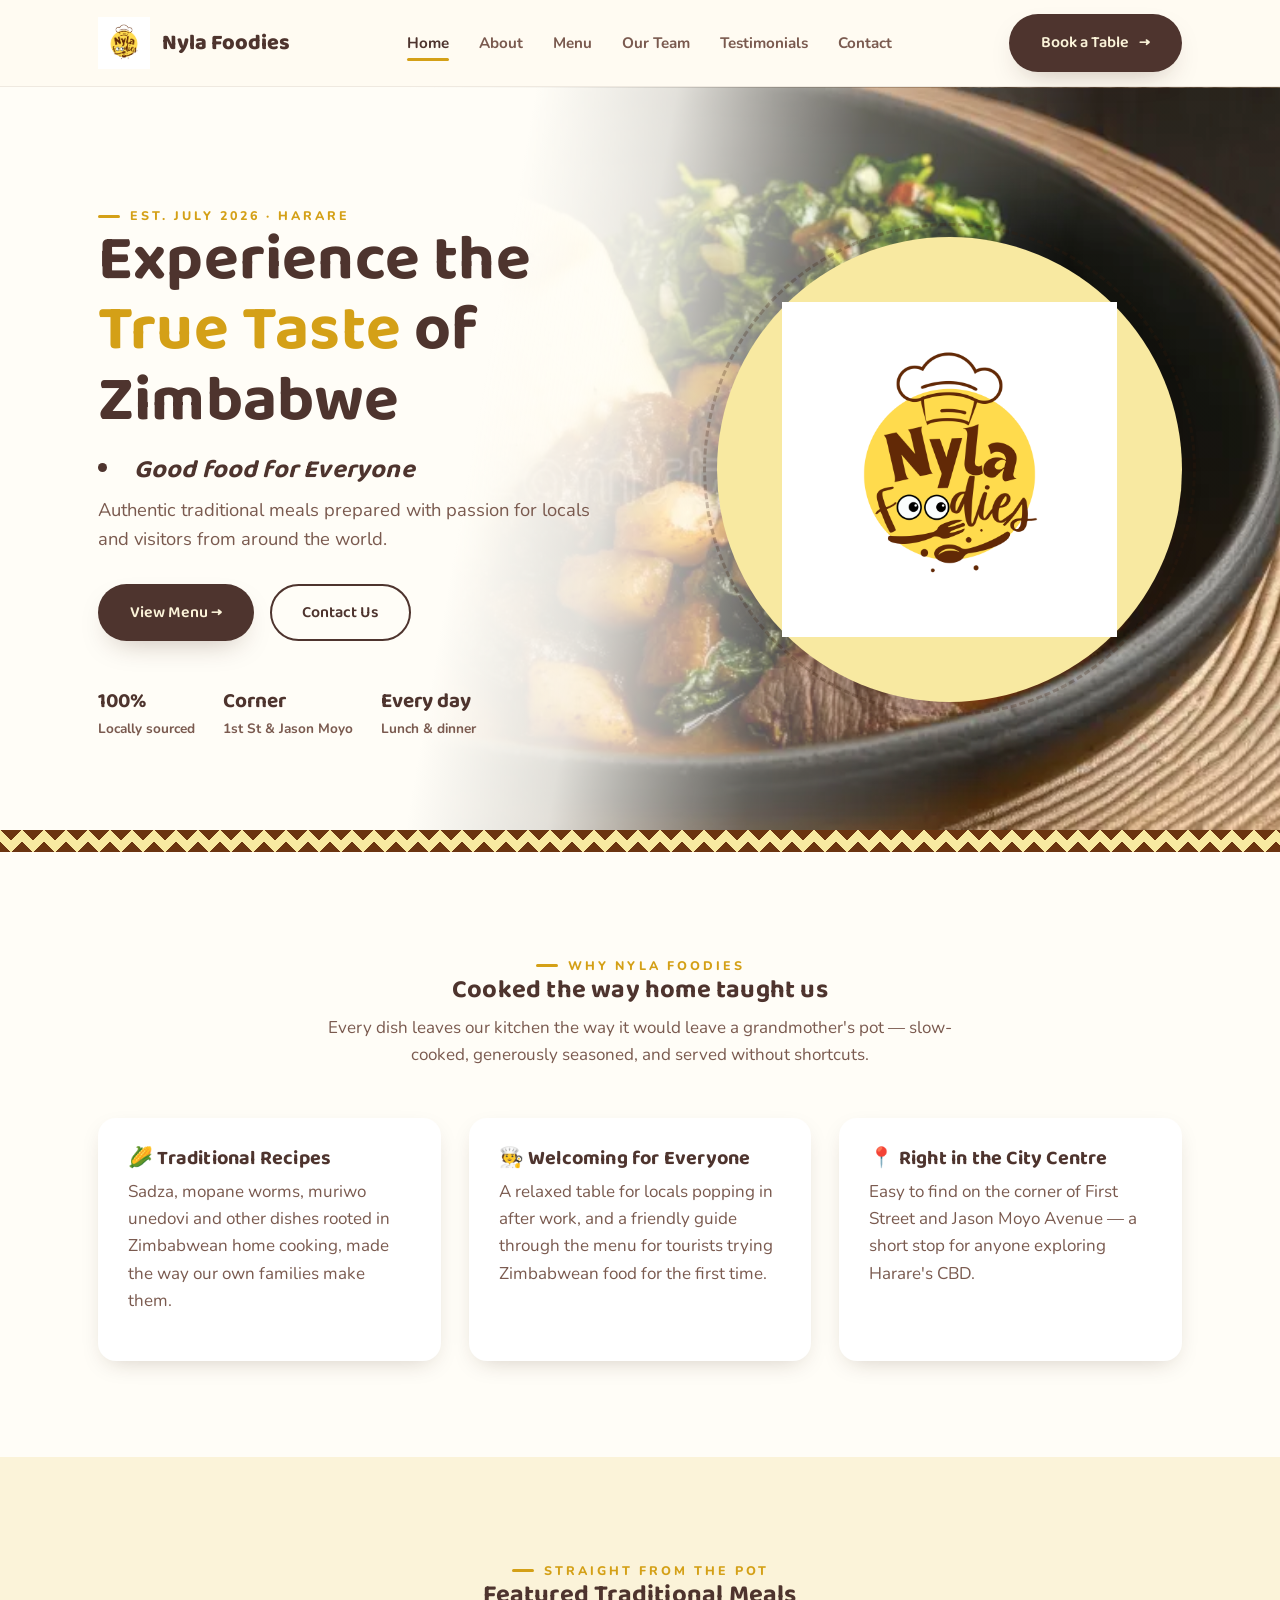
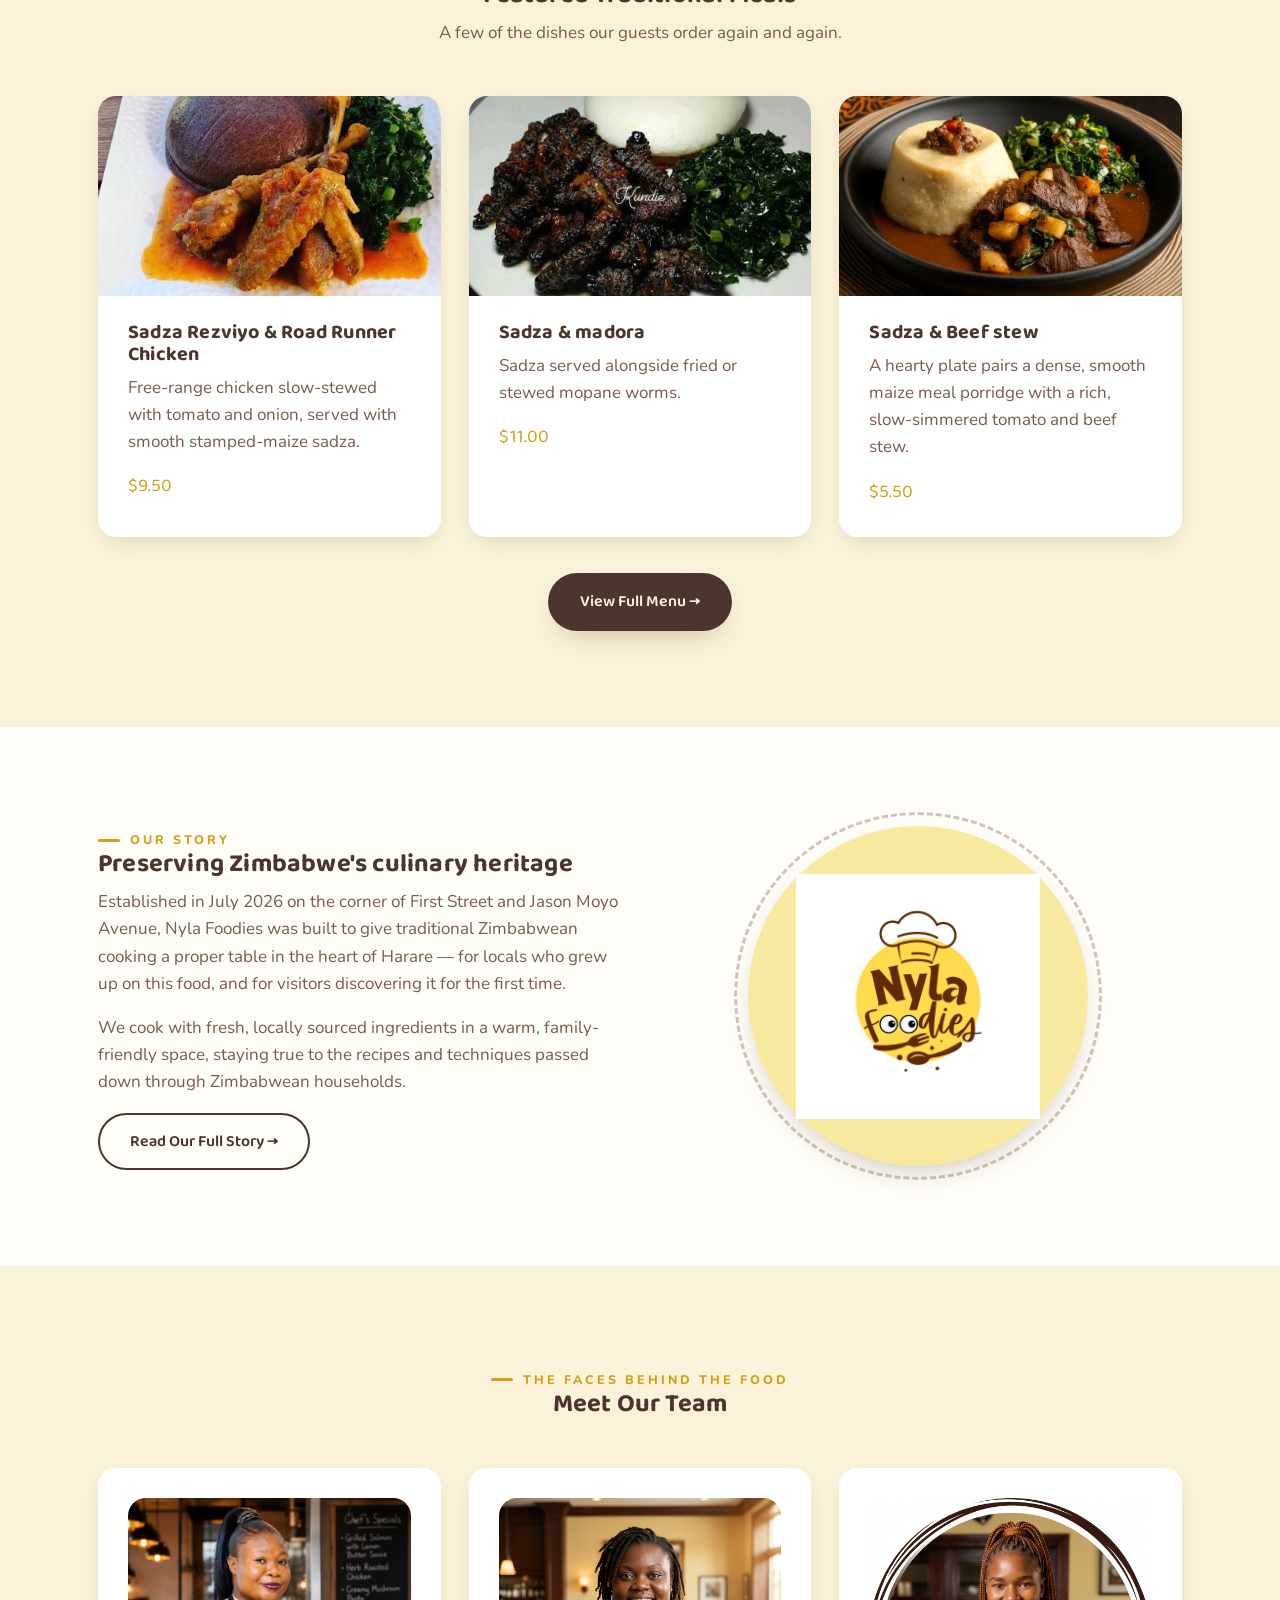
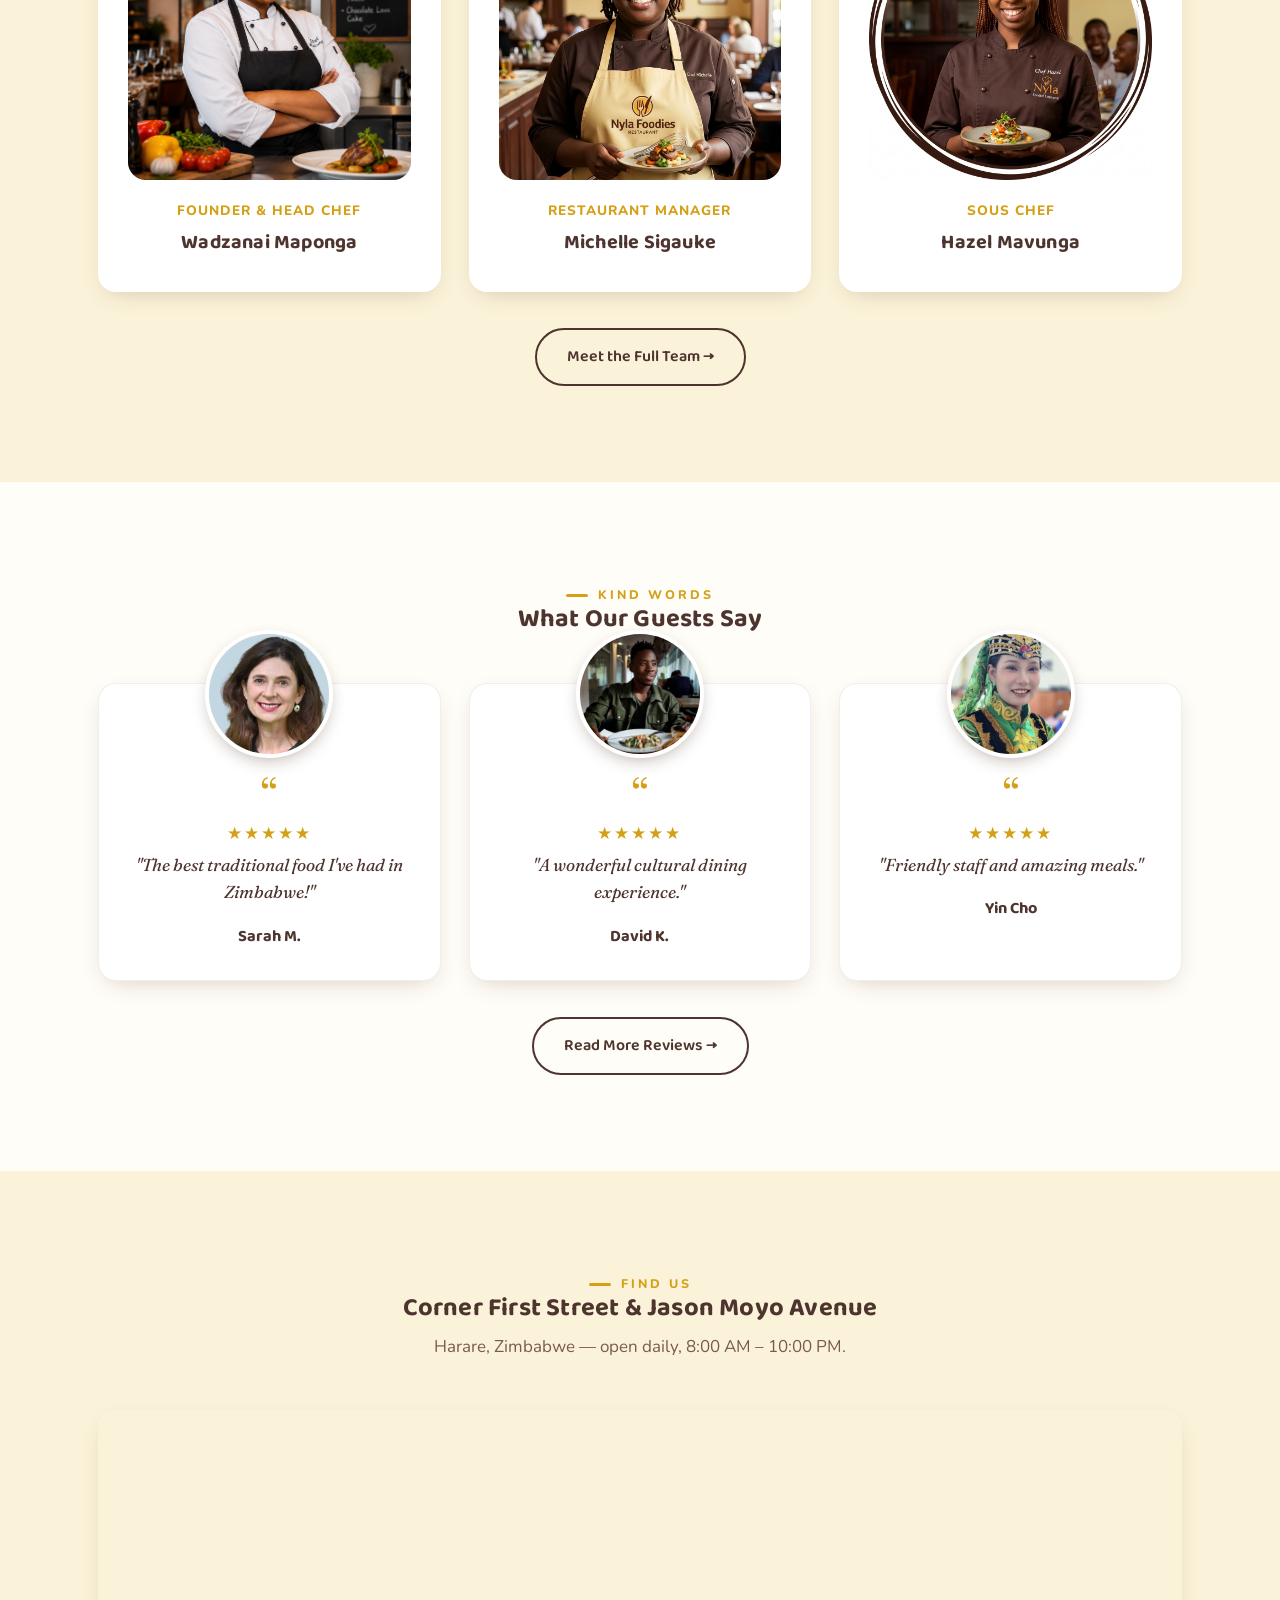
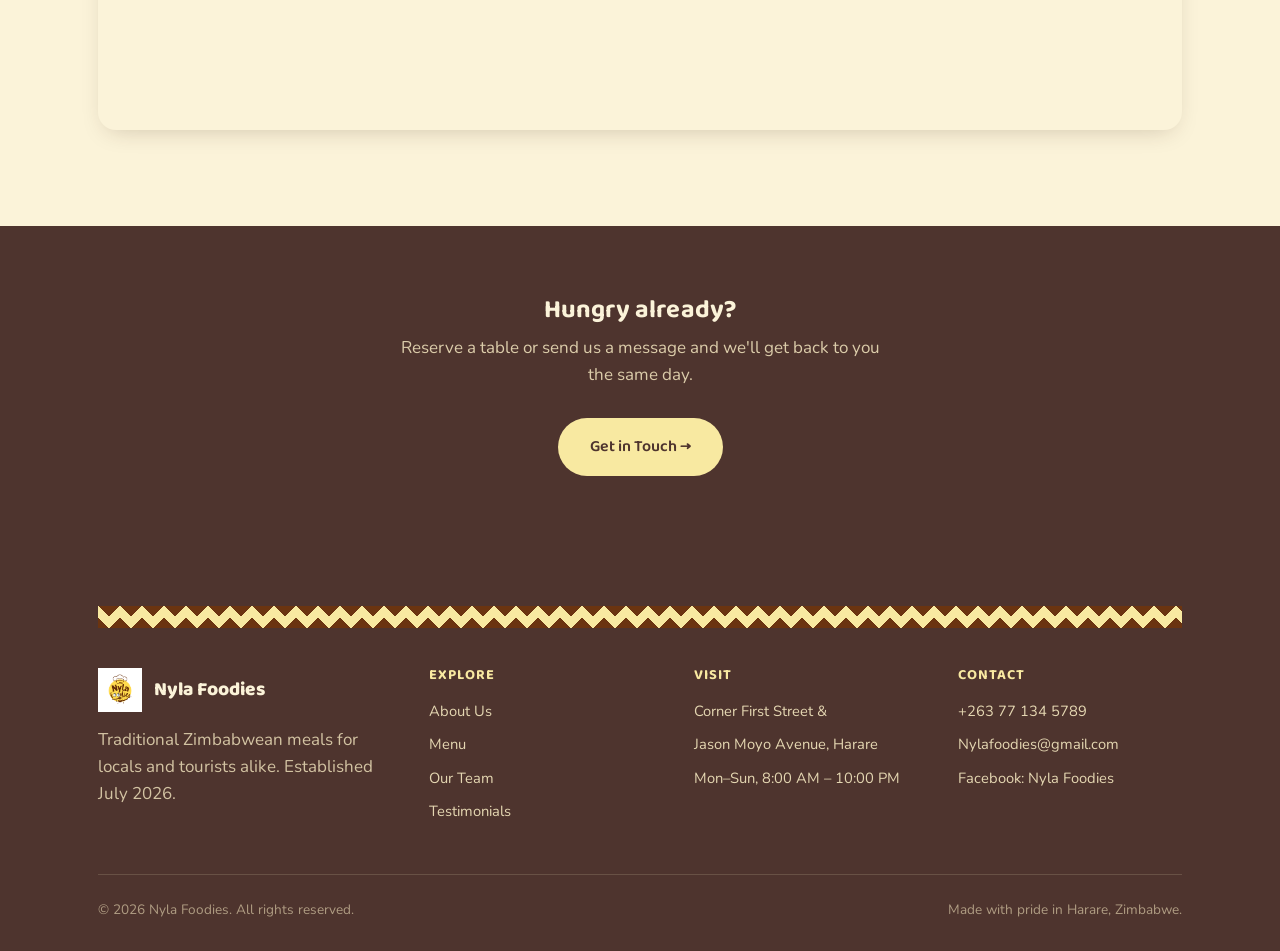
<file: index.html>
<!DOCTYPE html>
<html lang="en">
<head>
<meta charset="UTF-8">
<meta name="viewport" content="width=device-width, initial-scale=1.0">
<title>Nyla Foodies — Traditional Zimbabwean Meals, Harare</title>
<meta name="description" content="Nyla Foodies serves authentic traditional Zimbabwean meals to locals and tourists at the corner of First Street and Jason Moyo Avenue, Harare.">
<link rel="icon" href="assets/logo.png">
<link rel="stylesheet" href="assets/style.css">
</head>
<body>

<header class="site-header">
  <nav class="nav-wrap">
    <a href="index.html" class="brand">
      <img src="assets/logo.png" alt="Nyla Foodies logo">
      <span>Nyla Foodies</span>
    </a>
    <ul class="nav-links">
      <li><a href="index.html">Home</a></li>
      <li><a href="about.html">About</a></li>
      <li><a href="menu.html">Menu</a></li>
      <li><a href="team.html">Our Team</a></li>
      <li><a href="testimonials.html">Testimonials</a></li>
      <li><a href="contact.html">Contact</a></li>
    </ul>
    <div class="nav-cta">
      <a href="contact.html" class="btn btn-primary"><span>Book a Table</span> →</a>
      <button class="nav-toggle" aria-label="Toggle menu">☰</button>
    </div>
  </nav>
</header>

<section class="hero">
  <div class="hero-grid">
    <div class="reveal in">
      <span class="eyebrow">Est. July 2026 · Harare</span>
      <h1>Experience the <em>True Taste</em> of Zimbabwe</h1>
      <h2><em><li>Good food for Everyone</li></em></h2>
      <p class="hero-sub">Authentic traditional meals prepared with passion for locals and visitors from around the world.</p>
      <div class="hero-actions">
        <a href="menu.html" class="btn btn-primary">View Menu →</a>
        <a href="contact.html" class="btn btn-outline">Contact Us</a>
      </div>
      <div class="hero-badge-row">
        <div class="hero-badge"><b>100%</b><span>Locally sourced</span></div>
        <div class="hero-badge"><b>Corner</b><span>1st St &amp; Jason Moyo</span></div>
        <div class="hero-badge"><b>Every day</b><span>Lunch &amp; dinner</span></div>
      </div>
    </div>
    <div class="hero-visual reveal in">
      <img src="assets/logo.png" alt="Nyla Foodies logo illustration">
    </div>
  </div>
</section>
<div class="chevron-band"></div>

<section>
  <div class="container">
    <div class="section-head center reveal">
      <span class="eyebrow" style="justify-content:center">Why Nyla Foodies</span>
      <h2>Cooked the way home taught us</h2>
      <p>Every dish leaves our kitchen the way it would leave a grandmother's pot — slow-cooked, generously seasoned, and served without shortcuts.</p>
    </div>
    <div class="grid grid-3">
      <div class="card reveal">
        <h3>🌽 Traditional Recipes</h3>
        <p>Sadza, mopane worms, muriwo unedovi and other dishes rooted in Zimbabwean home cooking, made the way our own families make them.</p>
      </div>
      <div class="card reveal">
        <h3>🧑‍🍳 Welcoming for Everyone</h3>
        <p>A relaxed table for locals popping in after work, and a friendly guide through the menu for tourists trying Zimbabwean food for the first time.</p>
      </div>
      <div class="card reveal">
        <h3>📍 Right in the City Centre</h3>
        <p>Easy to find on the corner of First Street and Jason Moyo Avenue — a short stop for anyone exploring Harare's CBD.</p>
      </div>
    </div>
  </div>
</section>

<section style="background:var(--yellow-pale);">
  <div class="container">
    <div class="section-head center reveal">
      <span class="eyebrow" style="justify-content:center">Straight From the Pot</span>
      <h2>Featured Traditional Meals</h2>
      <p>A few of the dishes our guests order again and again.</p>
    </div>
    <div class="grid grid-3">
      <div class="featured-card reveal">
        <img class="featured-card-photo" src="assets/featured-meals/Sadza ne road runner.jpg" alt="Sadza & Road Runner Chicken">
        <div class="featured-card-body">
          <h3>Sadza Rezviyo &amp; Road Runner Chicken</h3>
          <p>Free-range chicken slow-stewed with tomato and onion, served with smooth stamped-maize sadza.</p>
          <span class="menu-item-price">$9.50</span>
        </div>
      </div>
      <div class="featured-card reveal">
        <img class="featured-card-photo" src="assets/featured-meals/sadza and madora.jpg" alt="Sadza & Oxtail">
        <div class="featured-card-body">
          <h3>Sadza &amp; madora</h3>
          <p>Sadza served alongside fried or stewed mopane worms.</p>
          <span class="menu-item-price">$11.00</span>
        </div>
      </div>
      <div class="featured-card reveal">
        <img class="featured-card-photo" src="assets/featured-meals/peanut-butter-rice.jpg" alt="Peanut Butter Rice">
        <div class="featured-card-body">
          <h3>Sadza &amp; Beef stew</h3>
          <p>A hearty plate pairs a dense, smooth maize meal porridge with a rich, slow-simmered tomato and beef stew.</p>
          <span class="menu-item-price">$5.50</span>
        </div>
      </div>
    </div>
    <div style="text-align:center; margin-top:36px;">
      <a href="menu.html" class="btn btn-primary">View Full Menu →</a>
    </div>
  </div>
</section>

<section>
  <div class="container grid grid-2" style="align-items:center;">
    <div class="reveal">
      <span class="eyebrow">Our Story</span>
      <h2>Preserving Zimbabwe's culinary heritage</h2>
      <p>Established in July 2026 on the corner of First Street and Jason Moyo Avenue, Nyla Foodies was built to give traditional Zimbabwean cooking a proper table in the heart of Harare — for locals who grew up on this food, and for visitors discovering it for the first time.</p>
      <p>We cook with fresh, locally sourced ingredients in a warm, family-friendly space, staying true to the recipes and techniques passed down through Zimbabwean households.</p>
      <a href="about.html" class="btn btn-outline">Read Our Full Story →</a>
    </div>
    <div class="reveal">
      <div class="hero-visual" style="max-width:340px; margin:0 auto;">
        <img src="assets/logo.png" alt="Nyla Foodies logo">
      </div>
    </div>
  </div>
</section>

<section style="background:var(--yellow-pale);">
  <div class="container">
    <div class="section-head center reveal">
      <span class="eyebrow" style="justify-content:center">The Faces Behind the Food</span>
      <h2>Meet Our Team</h2>
    </div>
    <div class="grid grid-3">
      <div class="card team-card reveal">
        <div class="team-photo"><span><img src="assets/Wadzanai.png" alt="Founder and Head Chef"></span></div>
        <div class="team-role">Founder &amp; Head Chef</div>
        <h3>Wadzanai Maponga</h3>
      </div>
      <div class="card team-card reveal">
        <div class="team-photo"><span><img src="assets/Michelle.png" alt="Restaurant Manager"></span></div>
        <div class="team-role">Restaurant Manager</div>
        <h3>Michelle Sigauke</h3>
      </div>
      <div class="card team-card reveal">
        <div class="team-photo"><span><img src="assets/Hazel.png" alt="Sous Chef"></span></div>
        <div class="team-role">Sous Chef</div>
        <h3>Hazel Mavunga</h3>
      </div>
    </div>
    <div style="text-align:center; margin-top:36px;">
      <a href="team.html" class="btn btn-outline">Meet the Full Team →</a>
    </div>
  </div>
</section>

<section>
  <div class="container">
    <div class="section-head center reveal">
      <span class="eyebrow" style="justify-content:center">Kind Words</span>
      <h2>What Our Guests Say</h2>
    </div>
    <div class="grid grid-3 testimonial-grid">
      <div class="testimonial-card reveal">
        <img class="testimonial-photo" src="assets/Sarah.jpg" alt="Photo of Sarah M.">
        <span class="quote-mark">&ldquo;</span>
        <div class="stars">★★★★★</div>
        <p class="testimonial-quote">"The best traditional food I've had in Zimbabwe!"</p>
        <div class="testimonial-person">
          <strong>Sarah M.</strong>
        </div>
      </div>
      <div class="testimonial-card reveal">
        <img class="testimonial-photo" src="assets/David.webp" alt="Photo of David K.">
        <span class="quote-mark">&ldquo;</span>
        <div class="stars">★★★★★</div>
        <p class="testimonial-quote">"A wonderful cultural dining experience."</p>
        <div class="testimonial-person">
          <strong>David K.</strong>
        </div>
      </div>
      <div class="testimonial-card reveal">
        <img class="testimonial-photo" src="assets/Yin Cho.webp" alt="Photo of Linda T.">
        <span class="quote-mark">&ldquo;</span>
        <div class="stars">★★★★★</div>
        <p class="testimonial-quote">"Friendly staff and amazing meals."</p>
        <div class="testimonial-person">
          <strong>Yin Cho</strong>
        </div>
      </div>
    </div>
    <div style="text-align:center; margin-top:36px;">
      <a href="testimonials.html" class="btn btn-outline">Read More Reviews →</a>
    </div>
  </div>
</section>

<section style="background:var(--yellow-pale);">
  <div class="container">
    <div class="section-head center reveal">
      <span class="eyebrow" style="justify-content:center">Find Us</span>
      <h2>Corner First Street &amp; Jason Moyo Avenue</h2>
      <p>Harare, Zimbabwe — open daily, 8:00 AM – 10:00 PM.</p>
    </div>
    <div class="map-embed reveal">
      <iframe
        src="https://maps.google.com/maps?q=Corner%20First%20Street%20and%20Jason%20Moyo%20Avenue%2C%20Harare%2C%20Zimbabwe&t=&z=16&ie=UTF8&iwloc=&output=embed"
        allowfullscreen loading="lazy" title="Nyla Foodies location map"></iframe>
    </div>
  </div>
</section>

<section class="cta-band">
  <div class="container">
    <h2>Hungry already?</h2>
    <p>Reserve a table or send us a message and we'll get back to you the same day.</p>
    <a href="contact.html" class="btn btn-light">Get in Touch →</a>
  </div>
</section>

<footer class="site-footer">
  <div class="container">
    <div class="chevron-band" style="margin-bottom:40px;"></div>
    <div class="footer-grid">
      <div>
        <div class="footer-brand">
          <img src="assets/logo.png" alt="Nyla Foodies logo">
          <span>Nyla Foodies</span>
        </div>
        <p style="color:rgba(255,243,201,0.75);">Traditional Zimbabwean meals for locals and tourists alike. Established July 2026.</p>
      </div>
      <div>
        <h4>Explore</h4>
        <ul>
          <li><a href="about.html">About Us</a></li>
          <li><a href="menu.html">Menu</a></li>
          <li><a href="team.html">Our Team</a></li>
          <li><a href="testimonials.html">Testimonials</a></li>
        </ul>
      </div>
      <div>
        <h4>Visit</h4>
        <ul>
          <li>Corner First Street &amp;</li>
          <li>Jason Moyo Avenue, Harare</li>
          <li style="margin-top:6px;">Mon–Sun, 8:00 AM – 10:00 PM</li>
        </ul>
      </div>
      <div>
        <h4>Contact</h4>
        <ul>
          <li><a href="tel:+263771345789">+263 77 134 5789</a></li>
          <li><a href="mailto:Nylafoodies@gmail.com">Nylafoodies@gmail.com</a></li>
          <li><a href="https://facebook.com" target="_blank" rel="noopener">Facebook: Nyla Foodies</a></li>
        </ul>
      </div>
    </div>
    <div class="footer-bottom">
      <span>© 2026 Nyla Foodies. All rights reserved.</span>
      <span>Made with pride in Harare, Zimbabwe.</span>
    </div>
  </div>
</footer>

<script src="assets/main.js"></script>
</body>
</html>
</file>
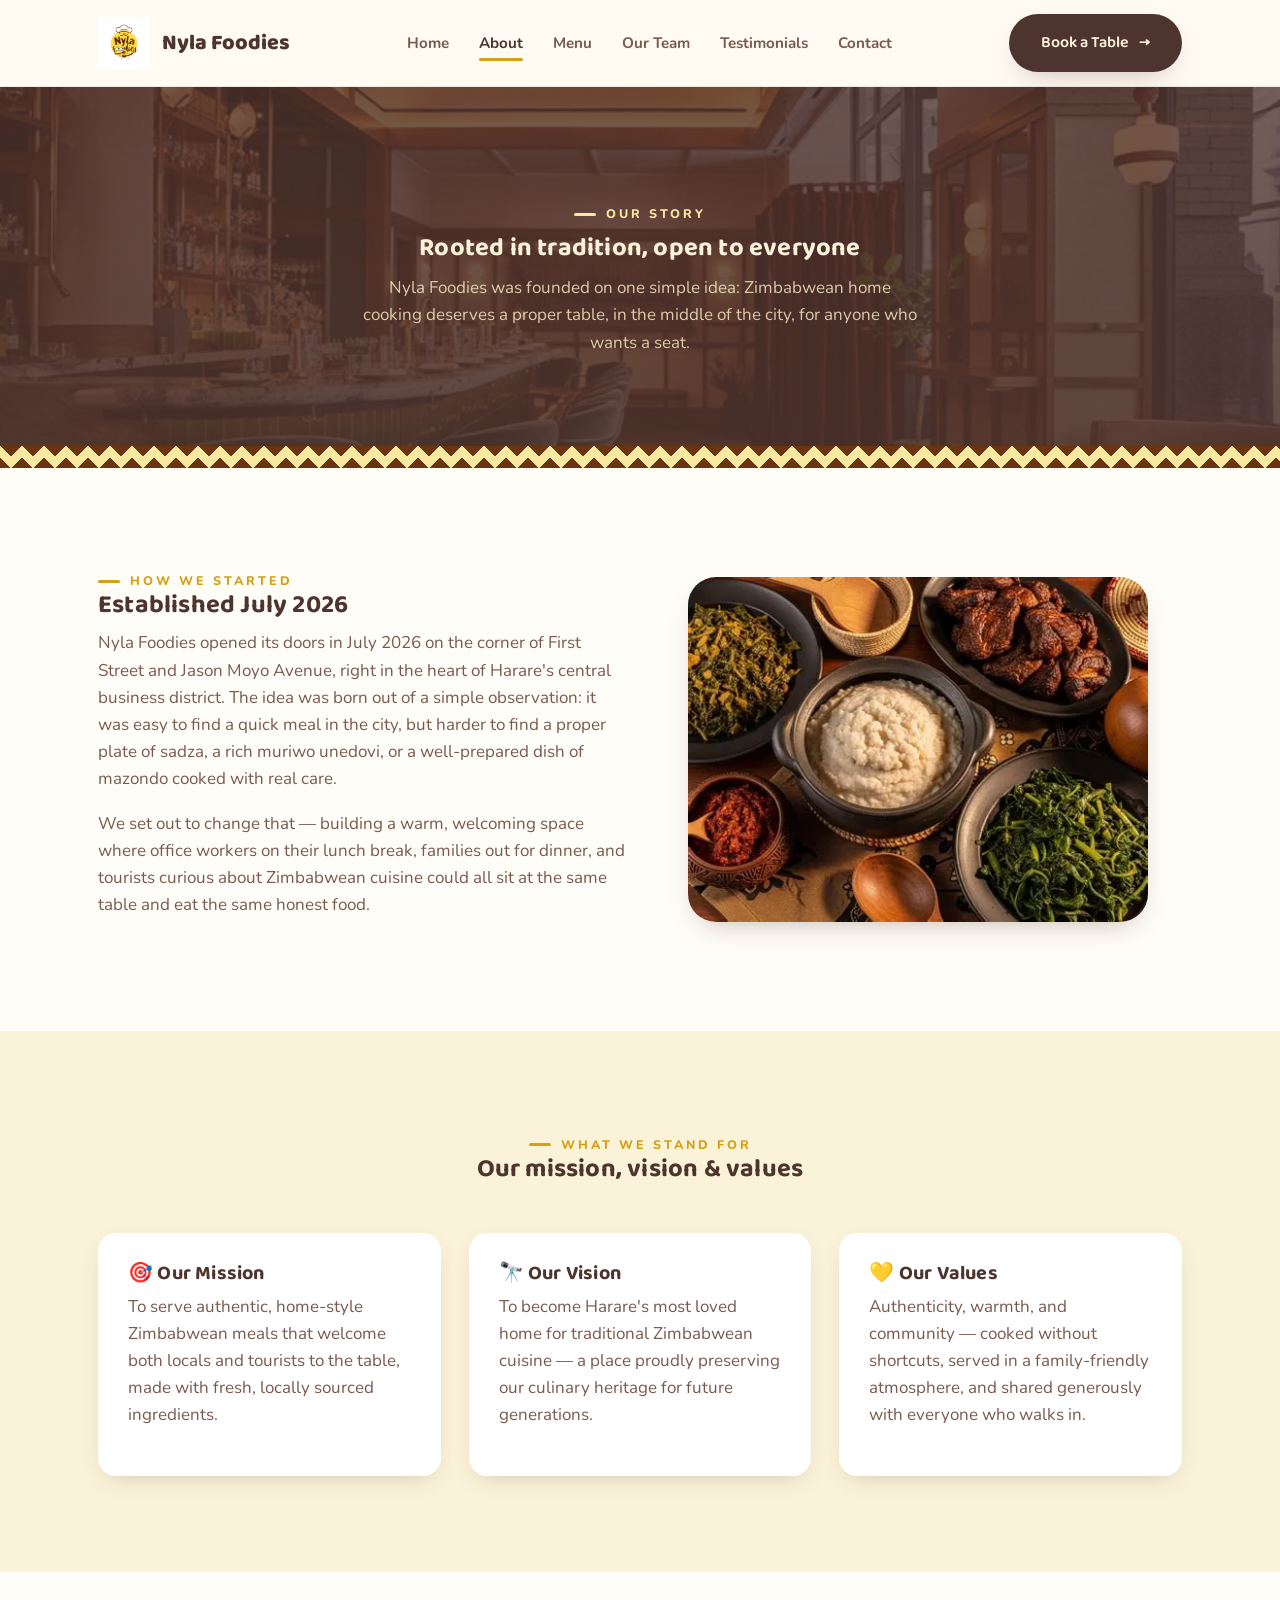
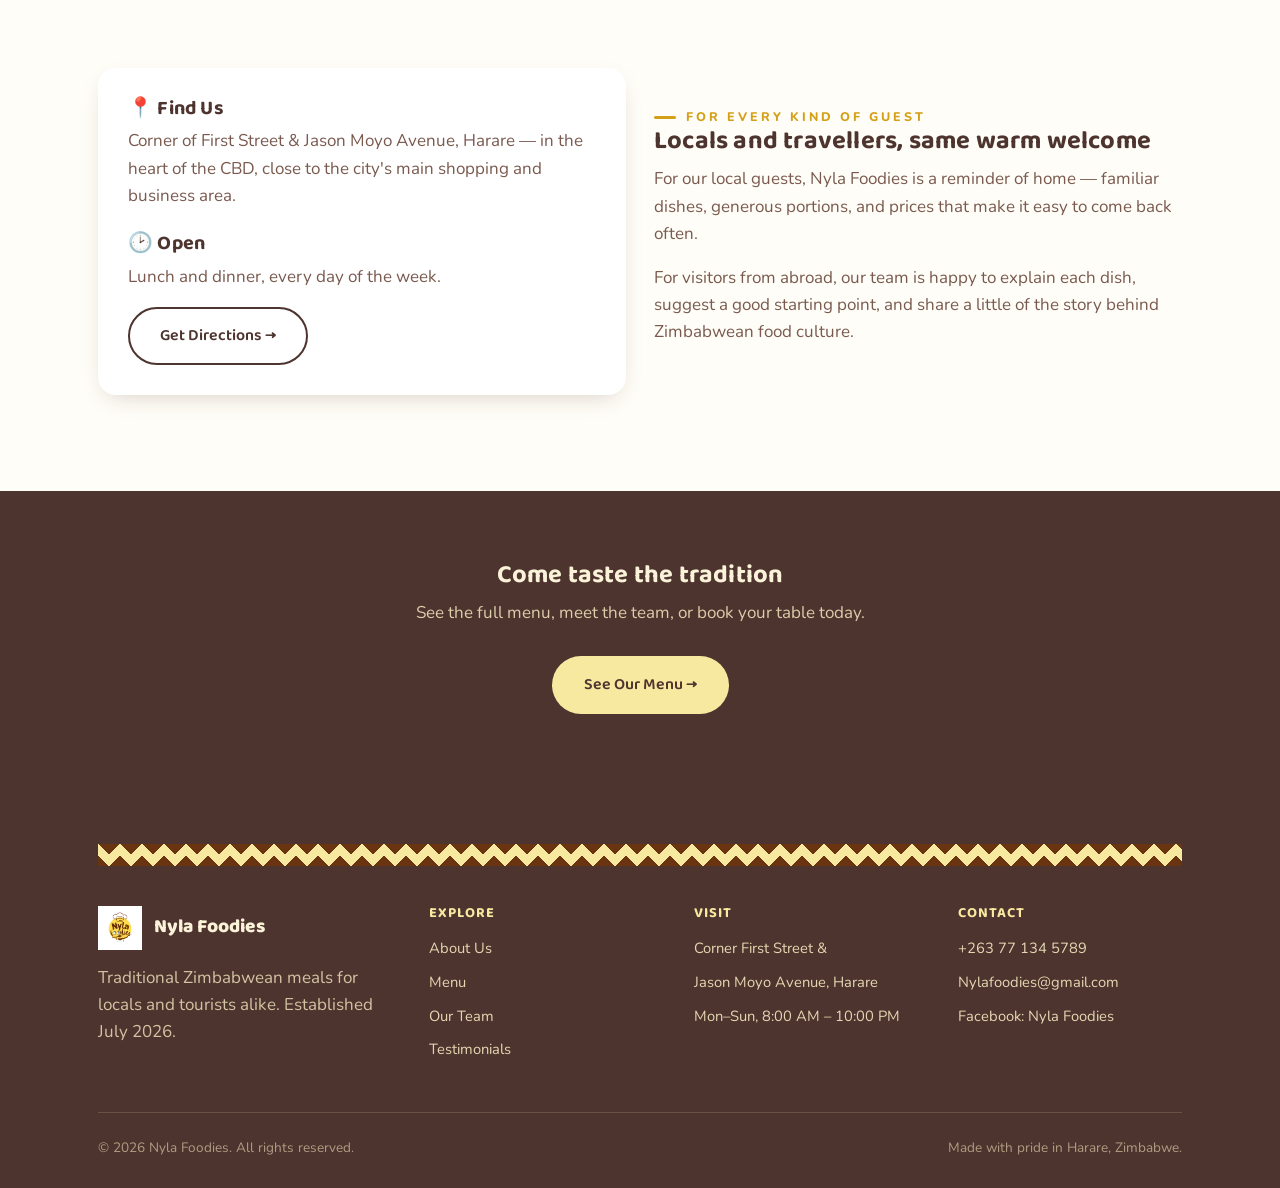
<file: about.html>
<!DOCTYPE html>
<html lang="en">
<head>
<meta charset="UTF-8">
<meta name="viewport" content="width=device-width, initial-scale=1.0">
<title>About Us — Nyla Foodies</title>
<meta name="description" content="Learn the story behind Nyla Foodies, a traditional Zimbabwean restaurant established in July 2026 in Harare.">
<link rel="icon" href="assets/logo.png">
<link rel="stylesheet" href="assets/style.css">
</head>
<body>

<header class="site-header">
  <nav class="nav-wrap">
    <a href="index.html" class="brand">
      <img src="assets/logo.png" alt="Nyla Foodies logo">
      <span>Nyla Foodies</span>
    </a>
    <ul class="nav-links">
      <li><a href="index.html">Home</a></li>
      <li><a href="about.html">About</a></li>
      <li><a href="menu.html">Menu</a></li>
      <li><a href="team.html">Our Team</a></li>
      <li><a href="testimonials.html">Testimonials</a></li>
      <li><a href="contact.html">Contact</a></li>
    </ul>
    <div class="nav-cta">
      <a href="contact.html" class="btn btn-primary"><span>Book a Table</span> →</a>
      <button class="nav-toggle" aria-label="Toggle menu">☰</button>
    </div>
  </nav>
</header>

<section class="page-hero page-hero-photo banner-about">
  <div class="container">
    <span class="eyebrow">Our Story</span>
    <h1>Rooted in tradition, open to everyone</h1>
    <p>Nyla Foodies was founded on one simple idea: Zimbabwean home cooking deserves a proper table, in the middle of the city, for anyone who wants a seat.</p>
  </div>
</section>
<div class="chevron-band"></div>

<section>
  <div class="container grid grid-2" style="align-items:center;">
    <div class="reveal">
      <span class="eyebrow">How we started</span>
      <h2>Established July 2026</h2>
      <p>Nyla Foodies opened its doors in July 2026 on the corner of First Street and Jason Moyo Avenue, right in the heart of Harare's central business district. The idea was born out of a simple observation: it was easy to find a quick meal in the city, but harder to find a proper plate of sadza, a rich muriwo unedovi, or a well-prepared dish of mazondo cooked with real care.</p>
      <p>We set out to change that — building a warm, welcoming space where office workers on their lunch break, families out for dinner, and tourists curious about Zimbabwean cuisine could all sit at the same table and eat the same honest food.</p>
    </div>
    <div class="reveal">
      <img src="assets/hero-food.webp" alt="Traditional Zimbabwean meal spread at Nyla Foodies" style="border-radius: var(--radius-lg); box-shadow: var(--shadow-soft); width:100%; max-width:460px; margin:0 auto; display:block;">
    </div>
  </div>
</section>

<section style="background:var(--yellow-pale);">
  <div class="container">
    <div class="section-head center reveal">
      <span class="eyebrow" style="justify-content:center">What We Stand For</span>
      <h2>Our mission, vision &amp; values</h2>
    </div>
    <div class="grid grid-3">
      <div class="card reveal">
        <h3>🎯 Our Mission</h3>
        <p>To serve authentic, home-style Zimbabwean meals that welcome both locals and tourists to the table, made with fresh, locally sourced ingredients.</p>
      </div>
      <div class="card reveal">
        <h3>🔭 Our Vision</h3>
        <p>To become Harare's most loved home for traditional Zimbabwean cuisine — a place proudly preserving our culinary heritage for future generations.</p>
      </div>
      <div class="card reveal">
        <h3>💛 Our Values</h3>
        <p>Authenticity, warmth, and community — cooked without shortcuts, served in a family-friendly atmosphere, and shared generously with everyone who walks in.</p>
      </div>
    </div>
  </div>
</section>

<section>
  <div class="container grid grid-2" style="align-items:center;">
    <div class="reveal" style="order:2;">
      <span class="eyebrow">For Every Kind of Guest</span>
      <h2>Locals and travellers, same warm welcome</h2>
      <p>For our local guests, Nyla Foodies is a reminder of home — familiar dishes, generous portions, and prices that make it easy to come back often.</p>
      <p>For visitors from abroad, our team is happy to explain each dish, suggest a good starting point, and share a little of the story behind Zimbabwean food culture.</p>
    </div>
    <div class="reveal" style="order:1;">
      <div class="card">
        <h3>📍 Find Us</h3>
        <p>Corner of First Street &amp; Jason Moyo Avenue, Harare — in the heart of the CBD, close to the city's main shopping and business area.</p>
        <h3 style="margin-top:24px;">🕑 Open</h3>
        <p>Lunch and dinner, every day of the week.</p>
        <a href="contact.html" class="btn btn-outline">Get Directions →</a>
      </div>
    </div>
  </div>
</section>

<section class="cta-band">
  <div class="container">
    <h2>Come taste the tradition</h2>
    <p>See the full menu, meet the team, or book your table today.</p>
    <a href="menu.html" class="btn btn-light">See Our Menu →</a>
  </div>
</section>

<footer class="site-footer">
  <div class="container">
    <div class="chevron-band" style="margin-bottom:40px;"></div>
    <div class="footer-grid">
      <div>
        <div class="footer-brand">
          <img src="assets/logo.png" alt="Nyla Foodies logo">
          <span>Nyla Foodies</span>
        </div>
        <p style="color:rgba(255,243,201,0.75);">Traditional Zimbabwean meals for locals and tourists alike. Established July 2026.</p>
      </div>
      <div>
        <h4>Explore</h4>
        <ul>
          <li><a href="about.html">About Us</a></li>
          <li><a href="menu.html">Menu</a></li>
          <li><a href="team.html">Our Team</a></li>
          <li><a href="testimonials.html">Testimonials</a></li>
        </ul>
      </div>
      <div>
        <h4>Visit</h4>
        <ul>
          <li>Corner First Street &amp;</li>
          <li>Jason Moyo Avenue, Harare</li>
          <li style="margin-top:6px;">Mon–Sun, 8:00 AM – 10:00 PM</li>
        </ul>
      </div>
      <div>
        <h4>Contact</h4>
        <ul>
          <li><a href="tel:+263771345789">+263 77 134 5789</a></li>
          <li><a href="mailto:Nylafoodies@gmail.com">Nylafoodies@gmail.com</a></li>
          <li><a href="https://facebook.com" target="_blank" rel="noopener">Facebook: Nyla Foodies</a></li>
        </ul>
      </div>
    </div>
    <div class="footer-bottom">
      <span>© 2026 Nyla Foodies. All rights reserved.</span>
      <span>Made with pride in Harare, Zimbabwe.</span>
    </div>
  </div>
</footer>

<script src="assets/main.js"></script>
</body>
</html>
</file>
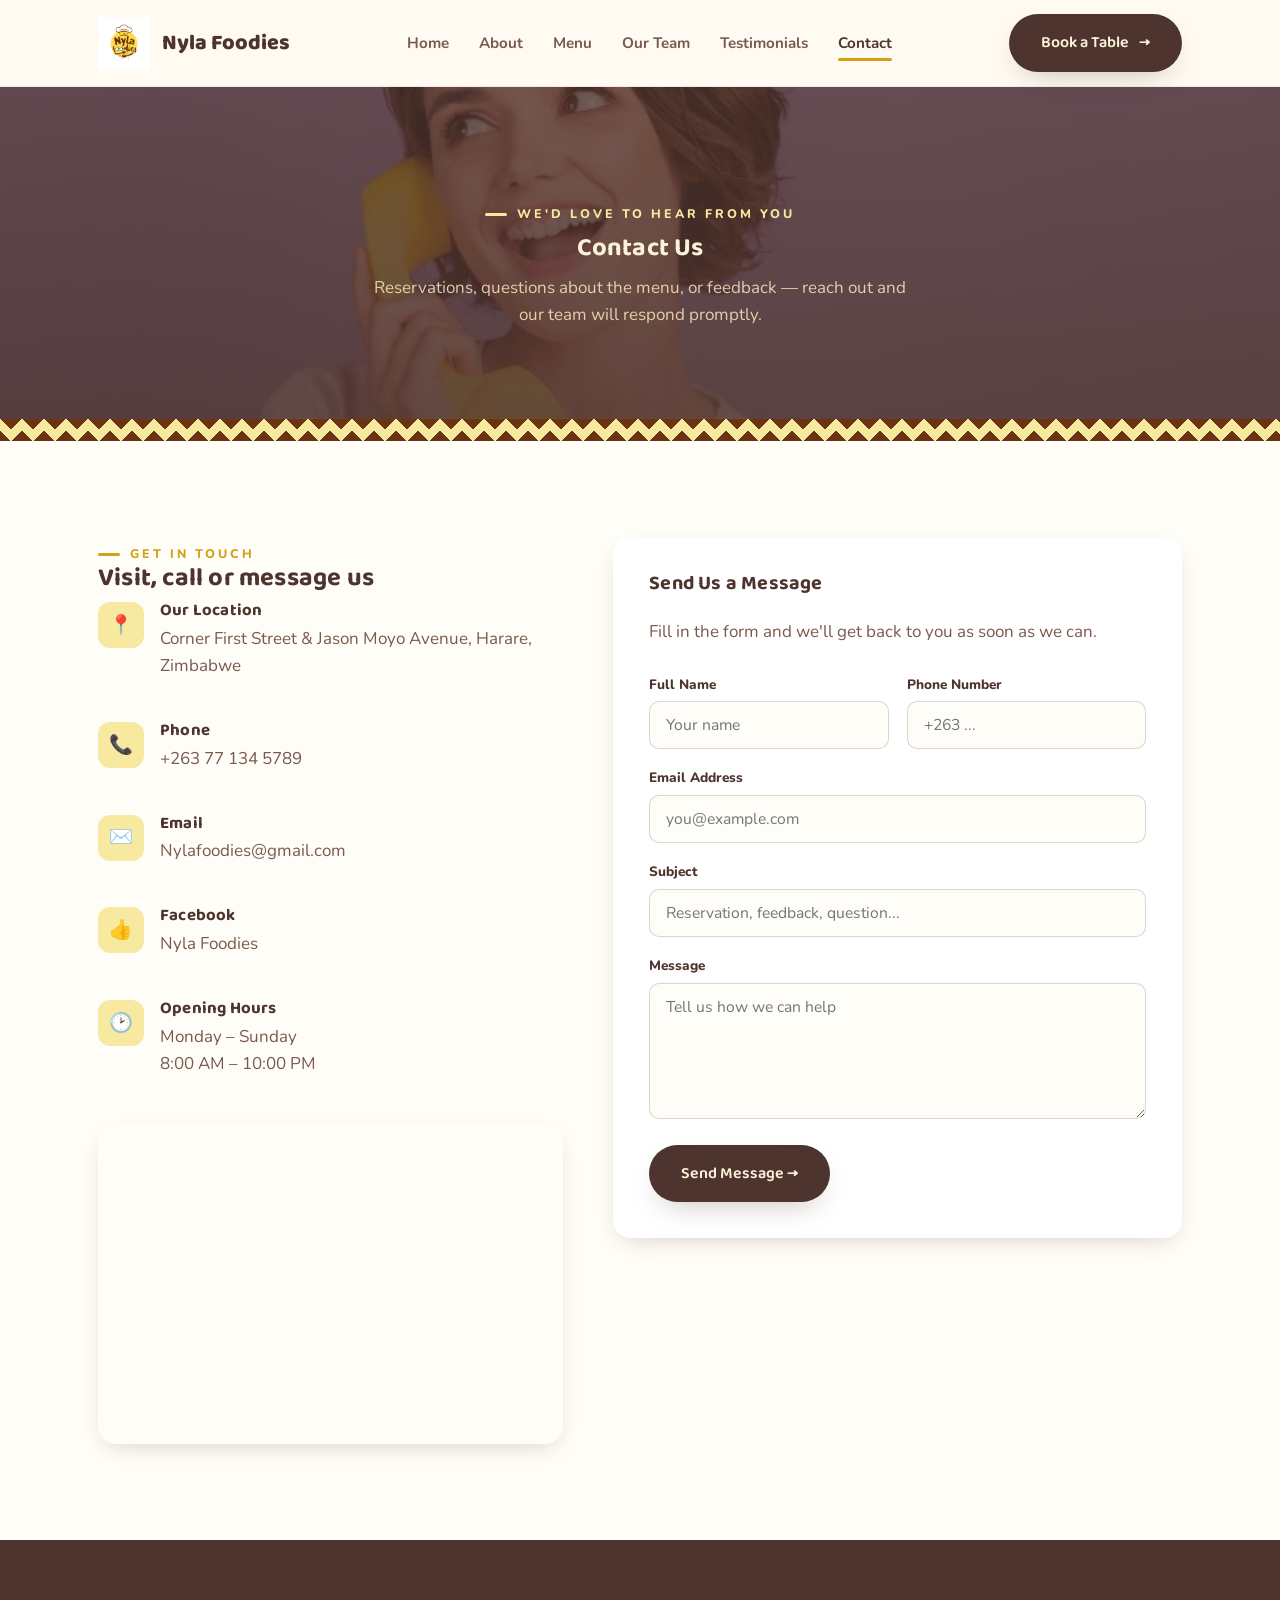
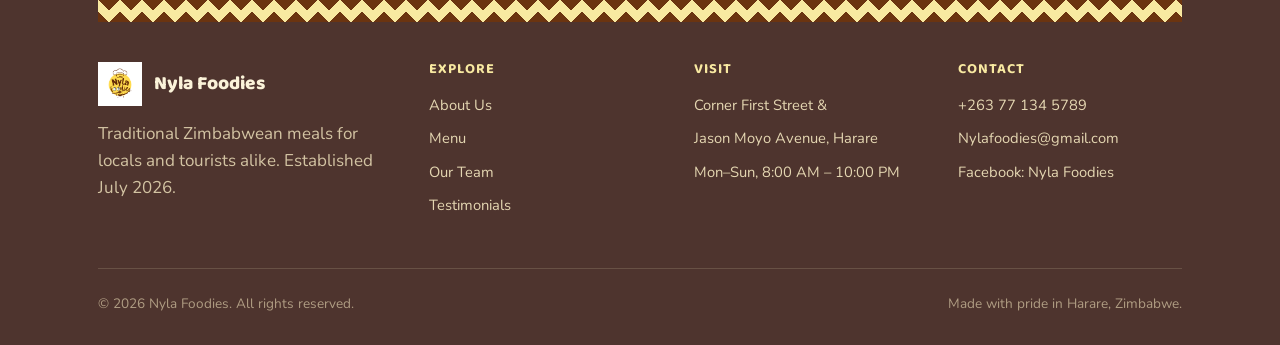
<file: contact.html>
<!DOCTYPE html>
<html lang="en">
<head>
<meta charset="UTF-8">
<meta name="viewport" content="width=device-width, initial-scale=1.0">
<title>Contact Us — Nyla Foodies</title>
<meta name="description" content="Get in touch with Nyla Foodies — visit us at the corner of First Street and Jason Moyo Avenue, Harare, call, email or message us on Facebook.">
<link rel="icon" href="assets/logo.png">
<link rel="stylesheet" href="assets/style.css">
</head>
<body>

<header class="site-header">
  <nav class="nav-wrap">
    <a href="index.html" class="brand">
      <img src="assets/logo.png" alt="Nyla Foodies logo">
      <span>Nyla Foodies</span>
    </a>
    <ul class="nav-links">
      <li><a href="index.html">Home</a></li>
      <li><a href="about.html">About</a></li>
      <li><a href="menu.html">Menu</a></li>
      <li><a href="team.html">Our Team</a></li>
      <li><a href="testimonials.html">Testimonials</a></li>
      <li><a href="contact.html">Contact</a></li>
    </ul>
    <div class="nav-cta">
      <a href="contact.html" class="btn btn-primary"><span>Book a Table</span> →</a>
      <button class="nav-toggle" aria-label="Toggle menu">☰</button>
    </div>
  </nav>
</header>

<section class="page-hero page-hero-photo banner-contact">
  <div class="container">
    <span class="eyebrow">We'd Love to Hear From You</span>
    <h1>Contact Us</h1>
    <p>Reservations, questions about the menu, or feedback — reach out and our team will respond promptly.</p>
  </div>
</section>
<div class="chevron-band"></div>

<section>
  <div class="container contact-grid">
    <div class="reveal">
      <span class="eyebrow">Get in Touch</span>
      <h2>Visit, call or message us</h2>

      <div class="contact-info-item">
        <div class="contact-icon">📍</div>
        <div>
          <h4>Our Location</h4>
          <p>Corner First Street &amp; Jason Moyo Avenue, Harare, Zimbabwe</p>
        </div>
      </div>
      <div class="contact-info-item">
        <div class="contact-icon">📞</div>
        <div>
          <h4>Phone</h4>
          <p><a href="tel:+263771345789">+263 77 134 5789</a></p>
        </div>
      </div>
      <div class="contact-info-item">
        <div class="contact-icon">✉️</div>
        <div>
          <h4>Email</h4>
          <p><a href="mailto:Nylafoodies@gmail.com">Nylafoodies@gmail.com</a></p>
        </div>
      </div>
      <div class="contact-info-item">
        <div class="contact-icon">👍</div>
        <div>
          <h4>Facebook</h4>
          <p><a href="https://facebook.com" target="_blank" rel="noopener">Nyla Foodies</a></p>
        </div>
      </div>
      <div class="contact-info-item">
        <div class="contact-icon">🕑</div>
        <div>
          <h4>Opening Hours</h4>
          <p>Monday – Sunday<br>8:00 AM – 10:00 PM</p>
        </div>
      </div>

      <div class="map-embed">
        <iframe
          src="https://maps.google.com/maps?q=Corner%20First%20Street%20and%20Jason%20Moyo%20Avenue%2C%20Harare%2C%20Zimbabwe&t=&z=16&ie=UTF8&iwloc=&output=embed"
          allowfullscreen loading="lazy" title="Nyla Foodies location map"></iframe>
      </div>
    </div>

    <div class="reveal">
      <form class="contact-form">
        <h3 style="margin-bottom:6px;">Send Us a Message</h3>
        <p style="margin-bottom:10px;">Fill in the form and we'll get back to you as soon as we can.</p>
        <div class="row-2">
          <div class="field">
            <label for="name">Full Name</label>
            <input type="text" id="name" name="name" placeholder="Your name" required>
          </div>
          <div class="field">
            <label for="phone">Phone Number</label>
            <input type="tel" id="phone" name="phone" placeholder="+263 ..." >
          </div>
        </div>
        <div class="field">
          <label for="email">Email Address</label>
          <input type="email" id="email" name="email" placeholder="you@example.com" required>
        </div>
        <div class="field">
          <label for="subject">Subject</label>
          <input type="text" id="subject" name="subject" placeholder="Reservation, feedback, question...">
        </div>
        <div class="field">
          <label for="message">Message</label>
          <textarea id="message" name="message" rows="5" placeholder="Tell us how we can help" required></textarea>
        </div>
        <button type="submit" class="btn btn-primary" style="justify-self:start;">Send Message →</button>
      </form>
    </div>
  </div>
</section>

<footer class="site-footer">
  <div class="container">
    <div class="chevron-band" style="margin-bottom:40px;"></div>
    <div class="footer-grid">
      <div>
        <div class="footer-brand">
          <img src="assets/logo.png" alt="Nyla Foodies logo">
          <span>Nyla Foodies</span>
        </div>
        <p style="color:rgba(255,243,201,0.75);">Traditional Zimbabwean meals for locals and tourists alike. Established July 2026.</p>
      </div>
      <div>
        <h4>Explore</h4>
        <ul>
          <li><a href="about.html">About Us</a></li>
          <li><a href="menu.html">Menu</a></li>
          <li><a href="team.html">Our Team</a></li>
          <li><a href="testimonials.html">Testimonials</a></li>
        </ul>
      </div>
      <div>
        <h4>Visit</h4>
        <ul>
          <li>Corner First Street &amp;</li>
          <li>Jason Moyo Avenue, Harare</li>
          <li style="margin-top:6px;">Mon–Sun, 8:00 AM – 10:00 PM</li>
        </ul>
      </div>
      <div>
        <h4>Contact</h4>
        <ul>
          <li><a href="tel:+263771345789">+263 77 134 5789</a></li>
          <li><a href="mailto:Nylafoodies@gmail.com">Nylafoodies@gmail.com</a></li>
          <li><a href="https://facebook.com" target="_blank" rel="noopener">Facebook: Nyla Foodies</a></li>
        </ul>
      </div>
    </div>
    <div class="footer-bottom">
      <span>© 2026 Nyla Foodies. All rights reserved.</span>
      <span>Made with pride in Harare, Zimbabwe.</span>
    </div>
  </div>
</footer>

<script src="assets/main.js"></script>
</body>
</html>
</file>
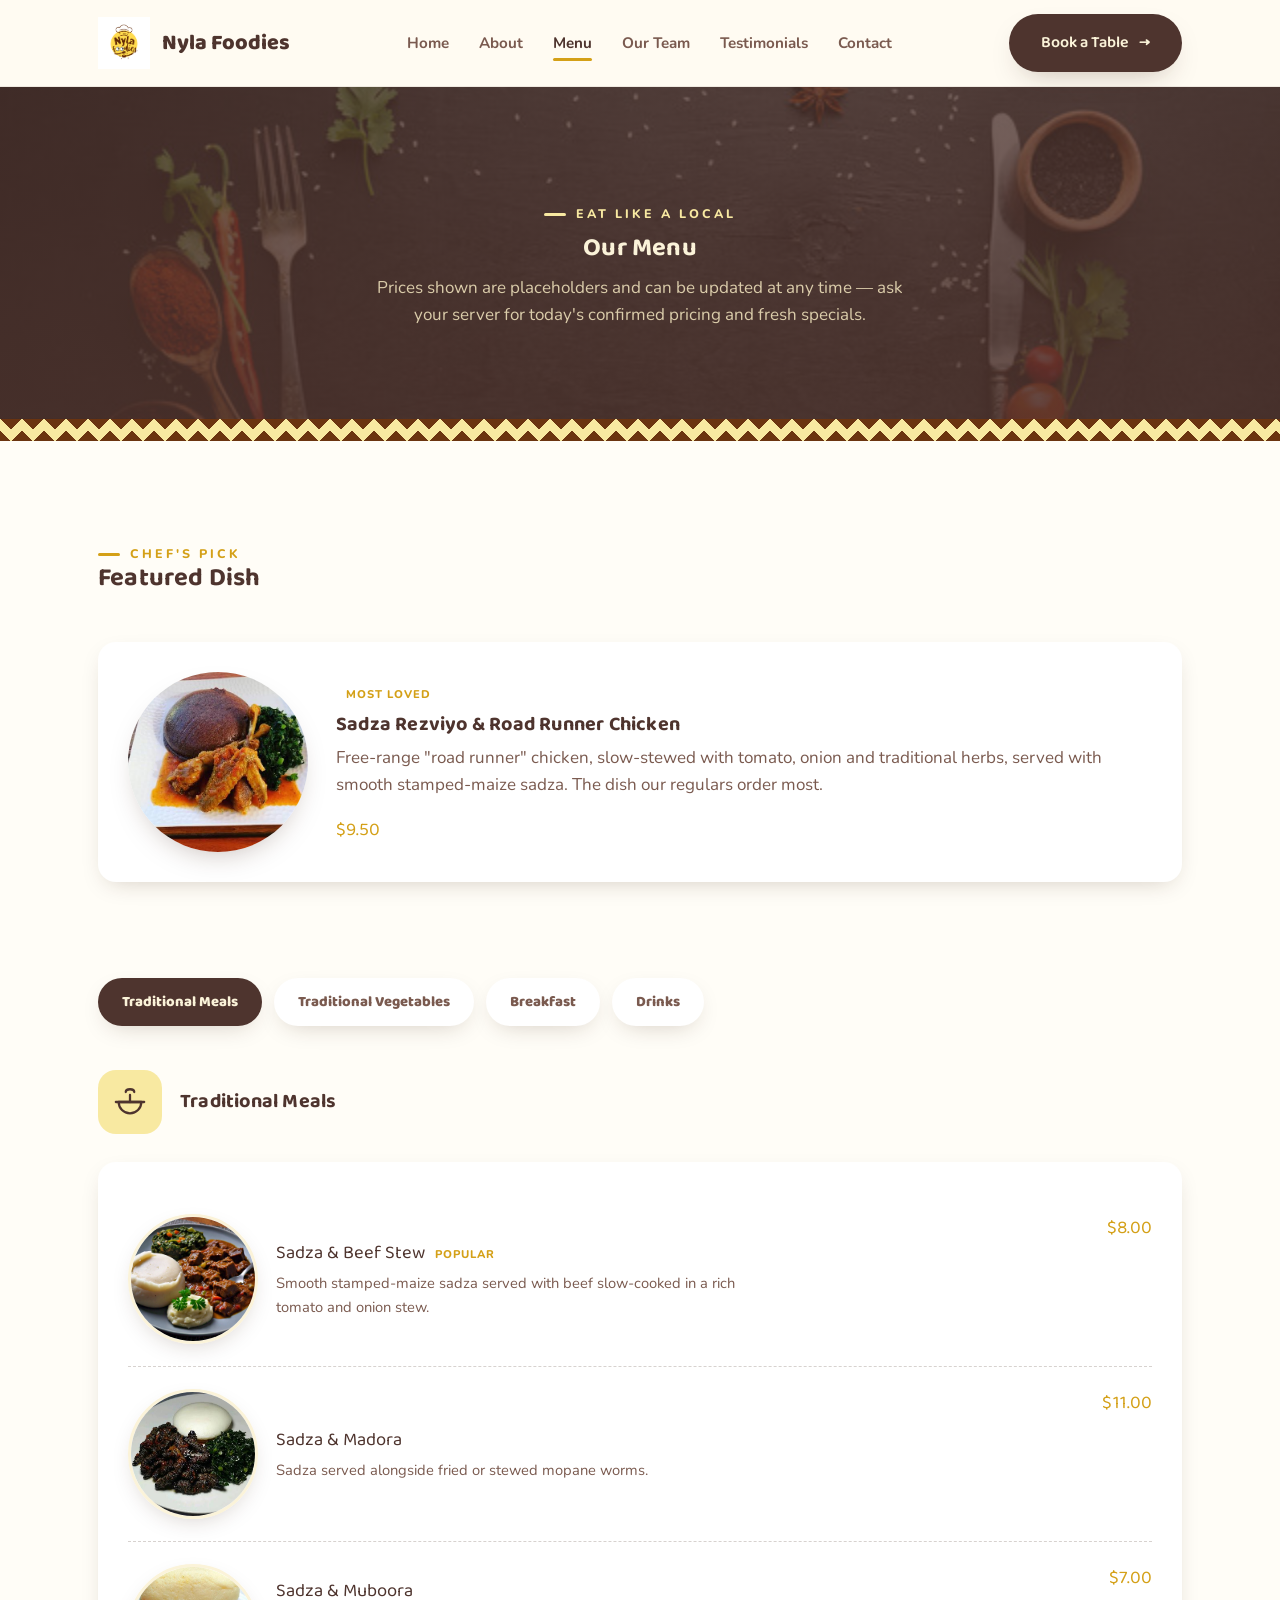
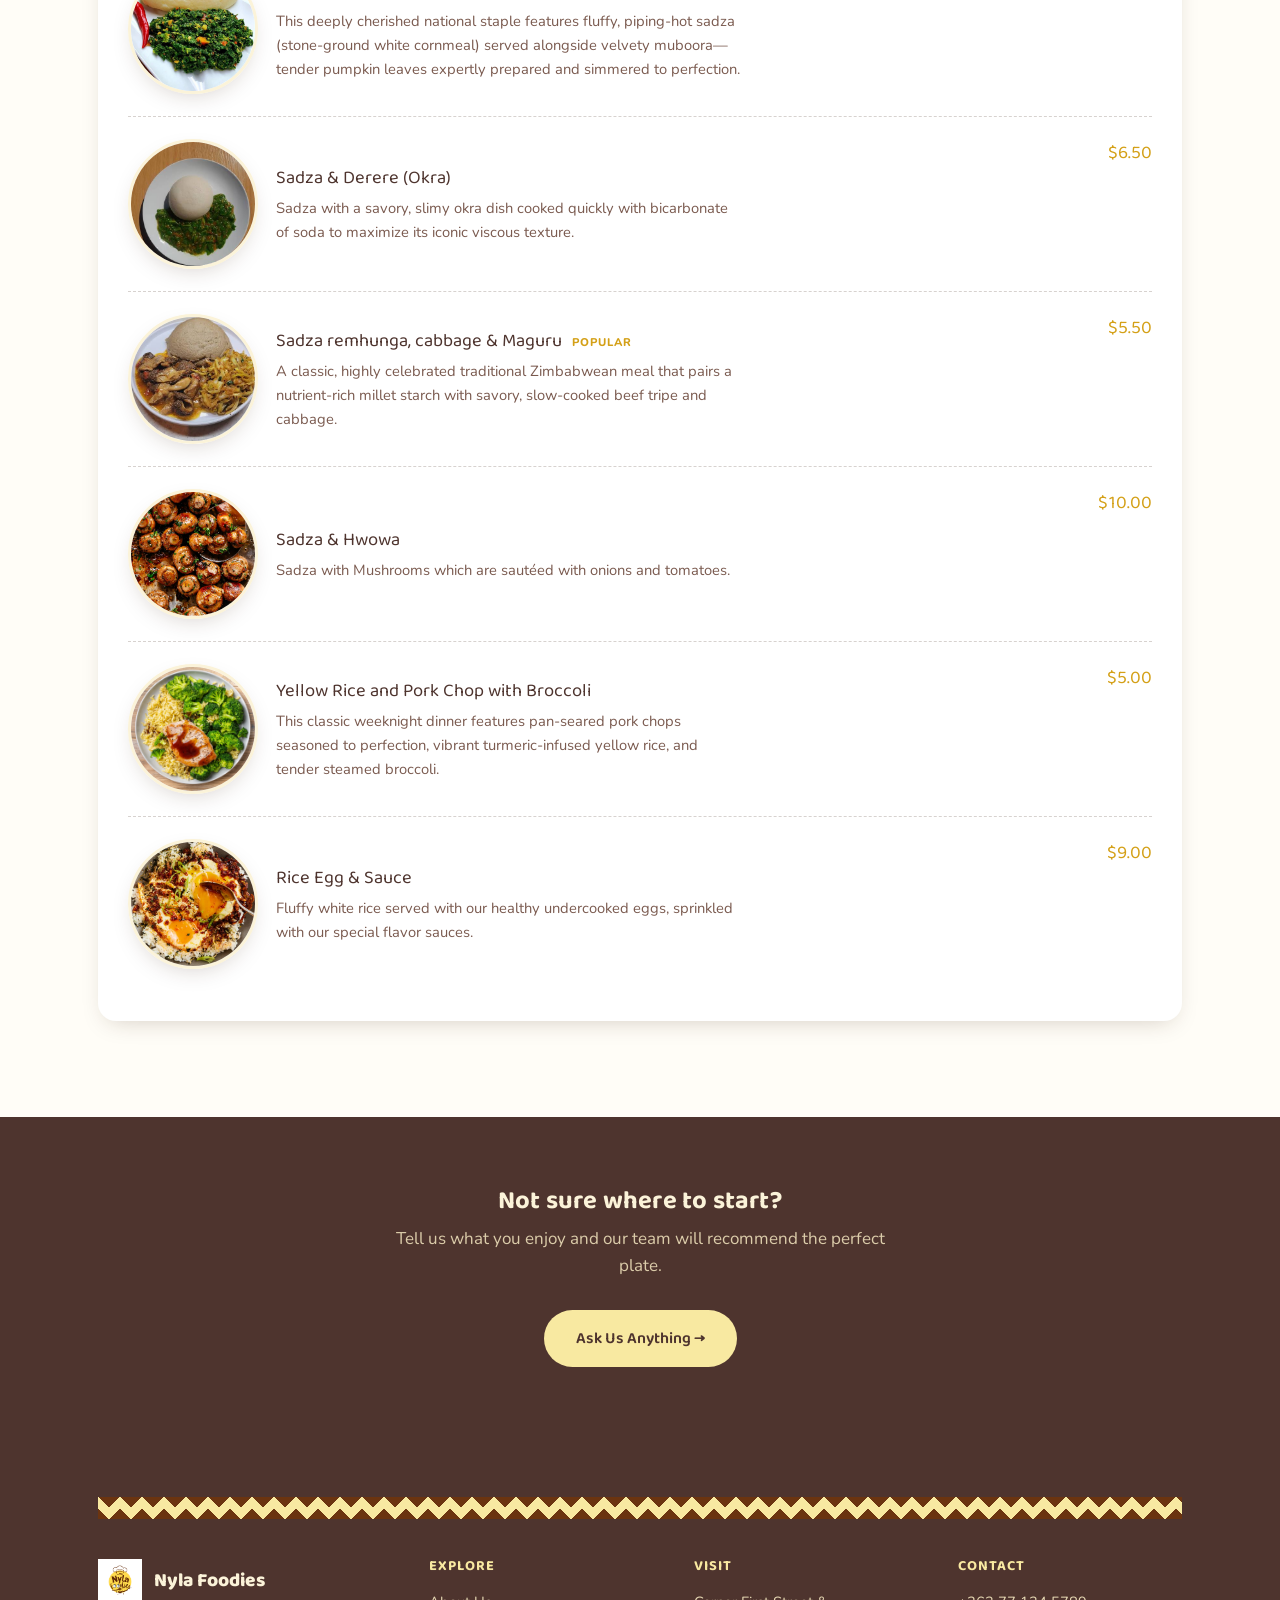
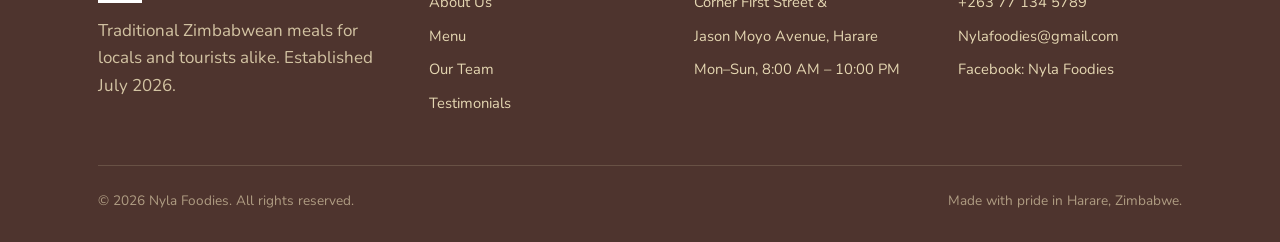
<file: menu.html>
<!DOCTYPE html>
<html lang="en">
<head>
<meta charset="UTF-8">
<meta name="viewport" content="width=device-width, initial-scale=1.0">
<title>Menu — Nyla Foodies</title>
<meta name="description" content="Explore Nyla Foodies' menu of traditional Zimbabwean meals, vegetables, breakfast dishes and drinks.">
<link rel="icon" href="assets/logo.png">
<link rel="stylesheet" href="assets/style.css">
</head>
<body>

<header class="site-header">
  <nav class="nav-wrap">
    <a href="index.html" class="brand">
      <img src="assets/logo.png" alt="Nyla Foodies logo">
      <span>Nyla Foodies</span>
    </a>
    <ul class="nav-links">
      <li><a href="index.html">Home</a></li>
      <li><a href="about.html">About</a></li>
      <li><a href="menu.html">Menu</a></li>
      <li><a href="team.html">Our Team</a></li>
      <li><a href="testimonials.html">Testimonials</a></li>
      <li><a href="contact.html">Contact</a></li>
    </ul>
    <div class="nav-cta">
      <a href="contact.html" class="btn btn-primary"><span>Book a Table</span> →</a>
      <button class="nav-toggle" aria-label="Toggle menu">☰</button>
    </div>
  </nav>
</header>

<section class="page-hero page-hero-photo banner-menu">
  <div class="container">
    <span class="eyebrow">Eat Like a Local</span>
    <h1>Our Menu</h1>
    <p>Prices shown are placeholders and can be updated at any time — ask your server for today's confirmed pricing and fresh specials.</p>
  </div>
</section>
<div class="chevron-band"></div>

<section>
  <div class="container">
    <div class="section-head reveal">
      <span class="eyebrow">Chef's Pick</span>
      <h2>Featured Dish</h2>
    </div>
    <div class="card reveal" style="display:flex; gap:28px; flex-wrap:wrap; align-items:center;">
      <img src="assets/featured-meals/Sadza ne road runner.jpg" alt="Sadza and Road Runner Chicken at Nyla Foodies" style="width:180px; height:180px; flex:none; border-radius:50%; object-fit:cover; box-shadow: var(--shadow-soft);">
      <div style="flex:1; min-width:240px;">
        <span class="menu-item-tag">Most Loved</span>
        <h3 style="margin-top:8px;">Sadza Rezviyo &amp; Road Runner Chicken</h3>
        <p>Free-range "road runner" chicken, slow-stewed with tomato, onion and traditional herbs, served with smooth stamped-maize sadza. The dish our regulars order most.</p>
        <span class="menu-item-price">$9.50 <span style="font-size:0.7rem; color:var(--brown-soft); font-weight:700;"></span></span>
      </div>
    </div>
  </div>
</section>

<section style="padding-top:0;">
  <div class="container">
    <div class="menu-tabs">
      <button class="menu-tab active" data-cat="meals">Traditional Meals</button>
      <button class="menu-tab" data-cat="vegetables">Traditional Vegetables</button>
      <button class="menu-tab" data-cat="breakfast">Breakfast</button>
      <button class="menu-tab" data-cat="drinks">Drinks</button>
    </div>

    <div class="menu-category active" id="meals">
      <div class="category-head">
        <div class="category-icon">
          <svg viewBox="0 0 24 24" fill="none" stroke="#4E342E" stroke-width="1.6" stroke-linecap="round" stroke-linejoin="round"><path d="M4 12a8 8 0 0 0 16 0Z"/><path d="M2 12h20"/><path d="M12 12V7"/><path d="M9 5c0-1 1-2 3-2s3 1 3 2"/></svg>
        </div>
        <h3 style="margin:0;">Traditional Meals</h3>
      </div>
      <div class="card">
        <div class="menu-item">
          <div class="menu-item-row">
            <img class="menu-item-photo" src="assets/Sadza.jpg" alt="Sadza &amp; Beef Stew">
            <div>
              <span class="menu-item-name">Sadza &amp; Beef Stew</span><span class="menu-item-tag">Popular</span>
            <p class="menu-item-desc">Smooth stamped-maize sadza served with beef slow-cooked in a rich tomato and onion stew.</p>
          </div>
          </div>
          <span class="menu-item-price">$8.00</span>
        </div>
        <div class="menu-item">
          <div class="menu-item-row">
            <img class="menu-item-photo" src="assets/featured-meals/sadza and madora.jpg" alt="Sadza &amp; Oxtail">
            <div>
              <span class="menu-item-name">Sadza &amp; Madora</span>
            <p class="menu-item-desc">Sadza served alongside fried or stewed mopane worms.</p>
          </div>
          </div>
          <span class="menu-item-price">$11.00</span>
        </div>
        <div class="menu-item">
          <div class="menu-item-row">
            <img class="menu-item-photo" src="assets/sadza and muboora.jpg" alt="Sadza &amp; Chicken">
            <div>
              <span class="menu-item-name">Sadza &amp; Muboora</span>
            <p class="menu-item-desc">This deeply cherished national staple features fluffy, piping-hot sadza (stone-ground white cornmeal) served alongside velvety muboora—tender pumpkin leaves expertly prepared and simmered to perfection.</p>
          </div>
          </div>
          <span class="menu-item-price">$7.00</span>
        </div>
        <div class="menu-item">
          <div class="menu-item-row">
            <img class="menu-item-photo" src="assets/sadza ne derere.jpg" alt="Sadza &amp; Goat Meat">
            <div>
              <span class="menu-item-name">Sadza &amp; Derere (Okra)</span>
            <p class="menu-item-desc">Sadza with a savory, slimy okra dish cooked quickly with bicarbonate of soda to maximize its iconic viscous texture.</p>
          </div>
          </div>
          <span class="menu-item-price">$6.50</span>
        </div>
        <div class="menu-item">
          <div class="menu-item-row">
            <img class="menu-item-photo" src="assets/sadza remhunga and maguru.jpg" alt="Sadza &amp; Road Runner Chicken">
            <div>
              <span class="menu-item-name">Sadza remhunga, cabbage &amp; Maguru</span><span class="menu-item-tag">Popular</span>
            <p class="menu-item-desc">A classic, highly celebrated traditional Zimbabwean meal that pairs a nutrient-rich millet starch with savory, slow-cooked beef tripe and cabbage.</p>
          </div>
          </div>
          <span class="menu-item-price">$5.50</span>
        </div>
        <div class="menu-item">
          <div class="menu-item-row">
            <img class="menu-item-photo" src="assets/hwowa.jpg" alt="Sadza &amp; Kapenta">
            <div>
              <span class="menu-item-name">Sadza &amp; Hwowa</span>
            <p class="menu-item-desc">Sadza with Mushrooms which are sautéed with onions and tomatoes.</p>
          </div>
          </div>
          <span class="menu-item-price">$10.00</span>
        </div>
        <div class="menu-item">
          <div class="menu-item-row">
            <img class="menu-item-photo" src="assets/yellow Rice1.jpg" alt="Peanut Butter Rice">
            <div>
              <span class="menu-item-name">Yellow Rice and Pork Chop with Broccoli</span>
            <p class="menu-item-desc">This classic weeknight dinner features pan-seared pork chops seasoned to perfection, vibrant turmeric-infused yellow rice, and tender steamed broccoli.</p>
          </div>
          </div>
          <span class="menu-item-price">$5.00</span>
        </div>
        <div class="menu-item">
          <div class="menu-item-row">
            <img class="menu-item-photo" src="assets/Rice and egg.jpg" alt="Rice &amp; Beef Stew">
            <div>
              <span class="menu-item-name">Rice Egg &amp; Sauce</span>
            <p class="menu-item-desc">Fluffy white rice served with our healthy undercooked eggs, sprinkled with our special flavor sauces.</p>
          </div>
          </div>
          <span class="menu-item-price">$9.00</span>
        </div>
      </div>
    </div>

    <div class="menu-category" id="vegetables">
      <div class="category-head">
        <div class="category-icon">
          <svg viewBox="0 0 24 24" fill="none" stroke="#4E342E" stroke-width="1.6" stroke-linecap="round" stroke-linejoin="round"><path d="M11 20A7 7 0 0 1 4 13c0-4 3-8 8-9 1 5-2 8-2 8s5-1 7 2c-2 4-4 6-6 6Z"/></svg>
        </div>
        <h3 style="margin:0;">Traditional Vegetables</h3>
      </div>
      <div class="card">
        <div class="menu-item">
          <div class="menu-item-row">
            <img class="menu-item-photo" src="assets/muboora.jpg" alt="Muboora">
            <div>
              <span class="menu-item-name">Muboora</span>
            <p class="menu-item-desc">Pumpkin leaves cooked with peanut butter and a touch of onion, a classic traditional green.</p>
          </div>
          </div>
          <span class="menu-item-price">$2.00</span>
        </div>
        <div class="menu-item">
          <div class="menu-item-row">
            <img class="menu-item-photo" src="assets/covo.jpg" alt="Covo">
            <div>
              <span class="menu-item-name">Covo</span>
            <p class="menu-item-desc">Collard-style greens, lightly cooked with onion and tomato.</p>
          </div>
          </div>
          <span class="menu-item-price">$1.00</span>
        </div>
        <div class="menu-item">
          <div class="menu-item-row">
            <img class="menu-item-photo" src="assets/black jack leaves.jpg" alt="Chomolia">
            <div>
              <span class="menu-item-name">Mutsine (Black Jack Leaves)</span>
            <p class="menu-item-desc">Tender Black-Jack leaves cooked with tomatoes and onions.</p>
          </div>
          </div>
          <span class="menu-item-price">$2.50</span>
        </div>
        <div class="menu-item">
          <div class="menu-item-row">
            <img class="menu-item-photo" src="assets/nyevhe.jpg" alt="Nyevhe">
            <div>
              <span class="menu-item-name">Nyevhe</span>
            <p class="menu-item-desc">A slightly bitter traditional leafy green, valued for its distinct flavour and nutrition.</p>
          </div>
          </div>
          <span class="menu-item-price">$2.00</span>
        </div>
        <div class="menu-item">
          <div class="menu-item-row">
            <img class="menu-item-photo" src="assets/derere.webp" alt="Derere (Okra)">
            <div>
              <span class="menu-item-name">Derere (Okra)</span>
            <p class="menu-item-desc">Traditional okra stew, cooked down to a smooth, savoury texture.</p>
          </div>
          </div>
          <span class="menu-item-price">$3.00</span>
        </div>
      </div>
    </div>

    <div class="menu-category" id="breakfast">
      <div class="category-head">
        <div class="category-icon">
          <svg viewBox="0 0 24 24" fill="none" stroke="#4E342E" stroke-width="1.6" stroke-linecap="round" stroke-linejoin="round"><circle cx="12" cy="12" r="5"/><path d="M12 1v2M12 21v2M4.2 4.2l1.4 1.4M18.4 18.4l1.4 1.4M1 12h2M21 12h2M4.2 19.8l1.4-1.4M18.4 5.6l1.4-1.4"/></svg>
        </div>
        <h3 style="margin:0;">Breakfast</h3>
      </div>
      <div class="card">
        <div class="menu-item">
          <div class="menu-item-row">
            <img class="menu-item-photo" src="assets/12.jpeg" alt="Traditional Porridge">
            <div>
              <span class="menu-item-name">Nhopi</span><span class="menu-item-tag"></span>
            <p class="menu-item-desc">A traditional, highly nutritious Zimbabwean porridge made primarily from pumpkin and peanut butter</p>
          </div>
          </div>
          <span class="menu-item-price">$4.50</span>
        </div>
        <div class="menu-item">
          <div class="menu-item-row">
            <img class="menu-item-photo" src="assets/madhumbe.jpg" alt="Tea">
            <div>
              <span class="menu-item-name">Madhumbe and Tea</span>
            <p class="menu-item-desc">Taro roots that are peeled, cut and boiled in salted water until they are tender and soft.</p>
          </div>
          </div>
          <span class="menu-item-price">$3.00</span>
        </div>
        <div class="menu-item">
          <div class="menu-item-row">
            <img class="menu-item-photo" src="assets/mutakura.jpg" alt="Coffee">
            <div>
              <span class="menu-item-name">Mutakura</span>
            <p class="menu-item-desc">Freshly boiled together maize kernels, peanuts, and various legumes</p>
          </div>
          </div>
          <span class="menu-item-price">$3.50</span>
        </div>
        <div class="menu-item">
          <div class="menu-item-row">
            <img class="menu-item-photo" src="assets/mbambaira, avocado and eggs.jpg" alt="Fresh Juice">
            <div>
              <span class="menu-item-name">Mbambaira, Avocado and scrambled eggs</span>
            <p class="menu-item-desc">Boiled sweet potatoes, avocados and scrambled eggs</p>
          </div>
          </div>
          <span class="menu-item-price">$3.00</span>
        </div>
      </div>
    </div>

    <div class="menu-category" id="drinks">
      <div class="category-head">
        <div class="category-icon">
          <svg viewBox="0 0 24 24" fill="none" stroke="#4E342E" stroke-width="1.6" stroke-linecap="round" stroke-linejoin="round"><path d="M6 3h12l-1.5 15a2 2 0 0 1-2 1.8h-5a2 2 0 0 1-2-1.8Z"/><path d="M6 8h12"/></svg>
        </div>
        <h3 style="margin:0;">Drinks</h3>
      </div>
      <div class="card">
        <div class="menu-item">
          <div class="menu-item-row">
            <img class="menu-item-photo" src="assets/mazoe.webp" alt="Mazoe">
            <div>
              <span class="menu-item-name">Mazoe Juice</span><span class="menu-item-tag">Popular</span>
            <p class="menu-item-desc">Zimbabwe's classic orange cordial, served chilled.</p>
          </div>
          </div>
          <span class="menu-item-price">$2.50</span>
        </div>
        <div class="menu-item">
          <div class="menu-item-row">
            <img class="menu-item-photo" src="assets/baobab juice.jpg" alt="Fresh Fruit Juices">
            <div>
              <span class="menu-item-name">Baobab Fresh Fruit Juices</span>
            <p class="menu-item-desc">A rotating selection of fresh fruit juices, made in-house.</p>
          </div>
          </div>
          <span class="menu-item-price">$2.00</span>
        </div>
        <div class="menu-item">
          <div class="menu-item-row">
            <img class="menu-item-photo" src="assets/pfuko.webp" alt="Soft Drinks">
            <div>
              <span class="menu-item-name">Pfuko Maheu</span>
            <p class="menu-item-desc">A full range of chilled Taditional Maheu.</p>
          </div>
          </div>
          <span class="menu-item-price">$1.50</span>
        </div>
        <div class="menu-item">
          <div class="menu-item-row">
            <img class="menu-item-photo" src="assets/sparkly water.jpg" alt="Bottled Water">
            <div>
              <span class="menu-item-name">Sparkly Bottled Water</span>
            <p class="menu-item-desc">Sparkling, served chilled.</p>
          </div>
          </div>
          <span class="menu-item-price">$5.00</span>
        </div>
      </div>
    </div>
  </div>
</section>

<section class="cta-band">
  <div class="container">
    <h2>Not sure where to start?</h2>
    <p>Tell us what you enjoy and our team will recommend the perfect plate.</p>
    <a href="contact.html" class="btn btn-light">Ask Us Anything →</a>
  </div>
</section>

<footer class="site-footer">
  <div class="container">
    <div class="chevron-band" style="margin-bottom:40px;"></div>
    <div class="footer-grid">
      <div>
        <div class="footer-brand">
          <img src="assets/logo.png" alt="Nyla Foodies logo">
          <span>Nyla Foodies</span>
        </div>
        <p style="color:rgba(255,243,201,0.75);">Traditional Zimbabwean meals for locals and tourists alike. Established July 2026.</p>
      </div>
      <div>
        <h4>Explore</h4>
        <ul>
          <li><a href="about.html">About Us</a></li>
          <li><a href="menu.html">Menu</a></li>
          <li><a href="team.html">Our Team</a></li>
          <li><a href="testimonials.html">Testimonials</a></li>
        </ul>
      </div>
      <div>
        <h4>Visit</h4>
        <ul>
          <li>Corner First Street &amp;</li>
          <li>Jason Moyo Avenue, Harare</li>
          <li style="margin-top:6px;">Mon–Sun, 8:00 AM – 10:00 PM</li>
        </ul>
      </div>
      <div>
        <h4>Contact</h4>
        <ul>
          <li><a href="tel:+263771345789">+263 77 134 5789</a></li>
          <li><a href="mailto:Nylafoodies@gmail.com">Nylafoodies@gmail.com</a></li>
          <li><a href="https://facebook.com" target="_blank" rel="noopener">Facebook: Nyla Foodies</a></li>
        </ul>
      </div>
    </div>
    <div class="footer-bottom">
      <span>© 2026 Nyla Foodies. All rights reserved.</span>
      <span>Made with pride in Harare, Zimbabwe.</span>
    </div>
  </div>
</footer>

<script src="assets/main.js"></script>
</body>
</html>
</file>
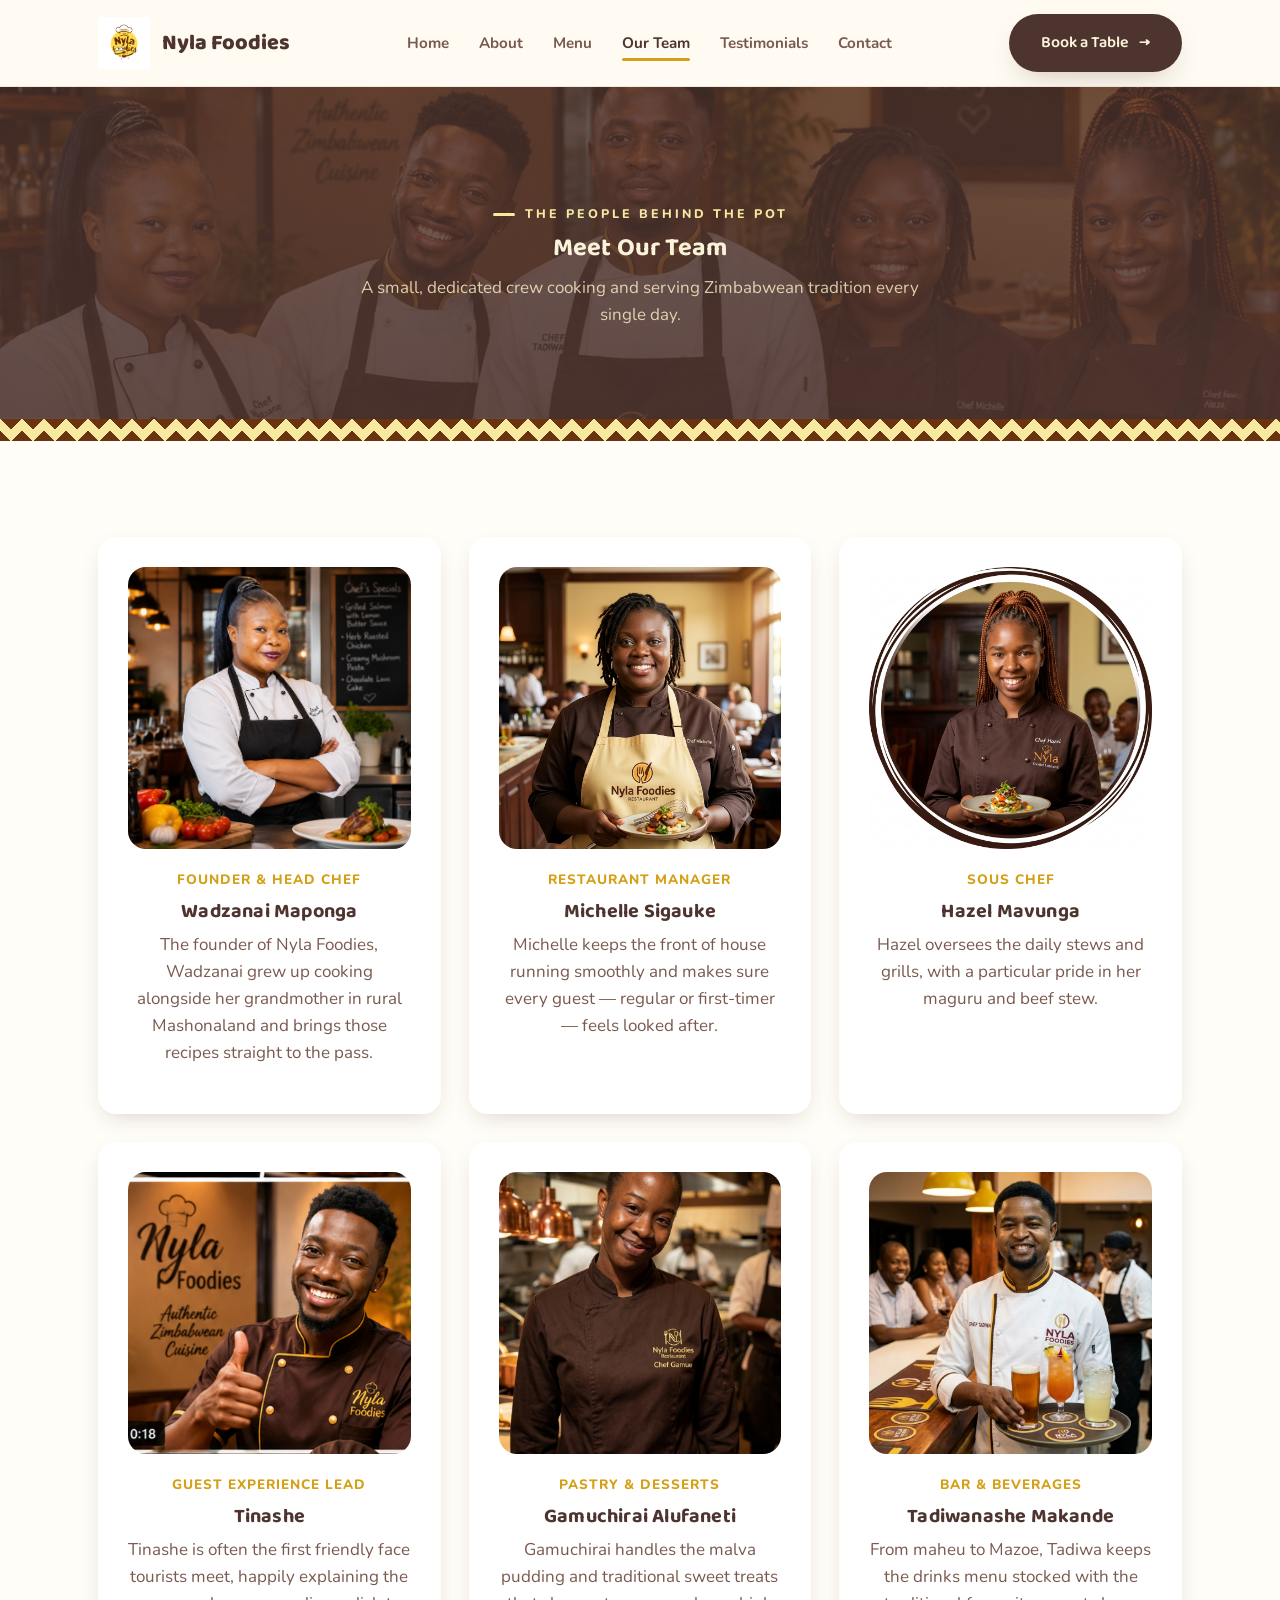
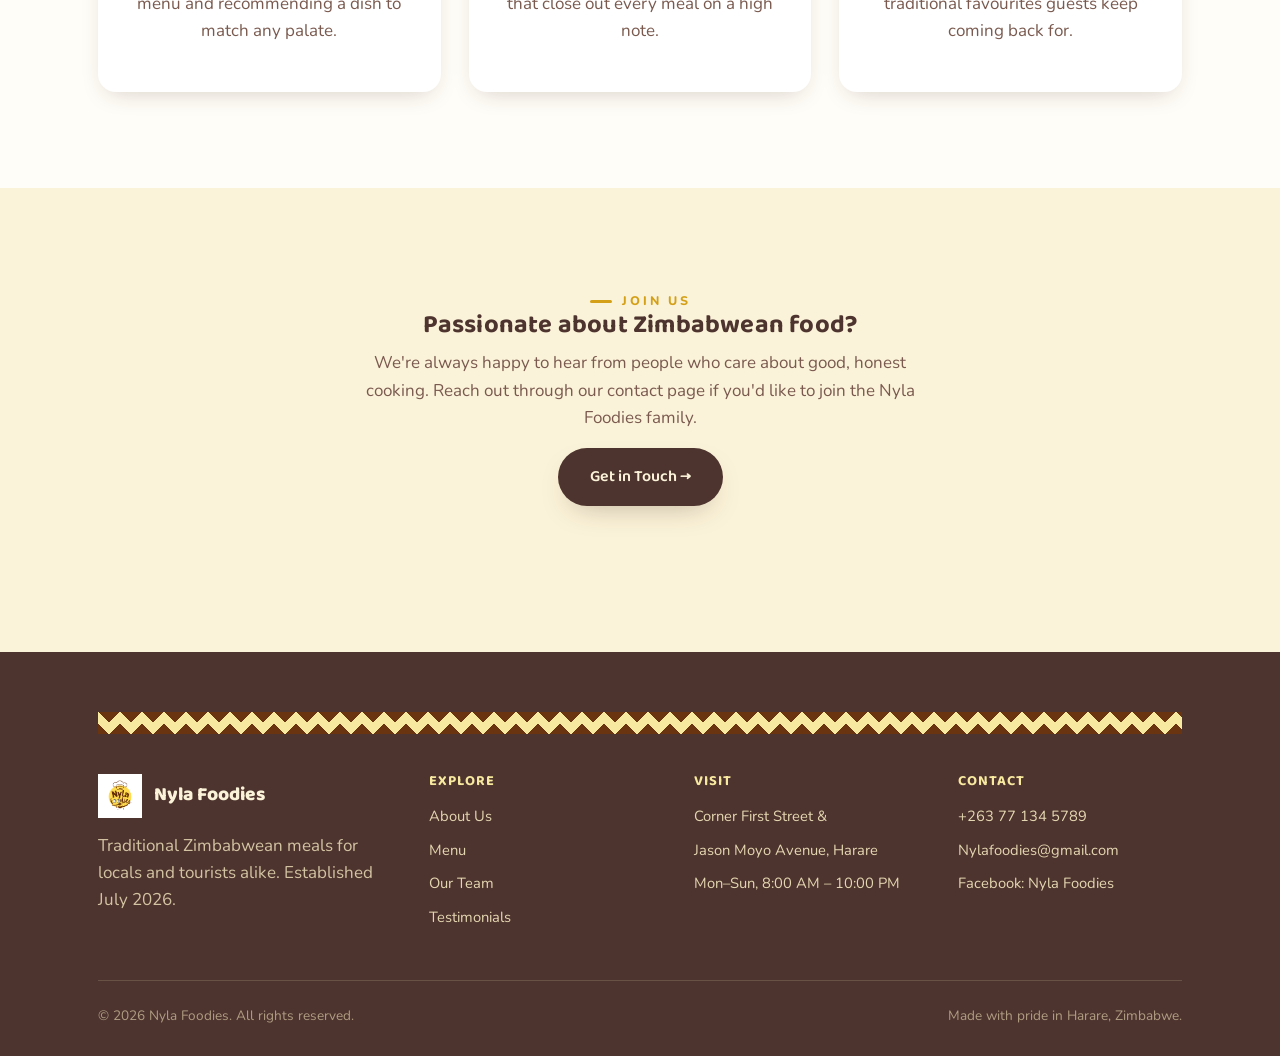
<file: team.html>
<!DOCTYPE html>
<html lang="en">
<head>
<meta charset="UTF-8">
<meta name="viewport" content="width=device-width, initial-scale=1.0">
<title>Our Team — Nyla Foodies</title>
<meta name="description" content="Meet the team behind Nyla Foodies, bringing traditional Zimbabwean cooking to Harare.">
<link rel="icon" href="assets/logo.png">
<link rel="stylesheet" href="assets/style.css">
</head>
<body>

<header class="site-header">
  <nav class="nav-wrap">
    <a href="index.html" class="brand">
      <img src="assets/logo.png" alt="Nyla Foodies logo">
      <span>Nyla Foodies</span>
    </a>
    <ul class="nav-links">
      <li><a href="index.html">Home</a></li>
      <li><a href="about.html">About</a></li>
      <li><a href="menu.html">Menu</a></li>
      <li><a href="team.html">Our Team</a></li>
      <li><a href="testimonials.html">Testimonials</a></li>
      <li><a href="contact.html">Contact</a></li>
    </ul>
    <div class="nav-cta">
      <a href="contact.html" class="btn btn-primary"><span>Book a Table</span> →</a>
      <button class="nav-toggle" aria-label="Toggle menu">☰</button>
    </div>
  </nav>
</header>

<section class="page-hero page-hero-photo banner-team">
  <div class="container">
    <span class="eyebrow">The People Behind the Pot</span>
    <h1>Meet Our Team</h1>
    <p>A small, dedicated crew cooking and serving Zimbabwean tradition every single day.</p>
  </div>
</section>
<div class="chevron-band"></div>

<section>
  <div class="container">
    <div class="grid grid-3">
      <div class="card team-card reveal">
        <img class="team-photo" src="assets/Wadzanai.png" alt="Wadzanai">
        <div class="team-role">Founder &amp; Head Chef</div>
        <h3>Wadzanai Maponga</h3>
        <p>The founder of Nyla Foodies, Wadzanai grew up cooking alongside her grandmother in rural Mashonaland and brings those recipes straight to the pass.</p>
      </div>
      <div class="card team-card reveal">
        <img class="team-photo" src="assets/Michelle.png" alt="Michelle">
        <div class="team-role">Restaurant Manager</div>
        <h3>Michelle Sigauke</h3>
        <p>Michelle keeps the front of house running smoothly and makes sure every guest — regular or first-timer — feels looked after.</p>
      </div>
      <div class="card team-card reveal">
        <img class="team-photo" src="assets/Hazel.png" alt="Hazel">
        <div class="team-role">Sous Chef</div>
        <h3>Hazel Mavunga</h3>
        <p>Hazel oversees the daily stews and grills, with a particular pride in her maguru and beef stew.</p>
      </div>
      <div class="card team-card reveal">
        <img class="team-photo" src="assets/Tinashe.png" alt="Tinashe">
        <div class="team-role">Guest Experience Lead</div>
        <h3>Tinashe</h3>
        <p>Tinashe is often the first friendly face tourists meet, happily explaining the menu and recommending a dish to match any palate.</p>
      </div>
      <div class="card team-card reveal">
        <img class="team-photo" src="assets/Gamuchirai.png" alt="Gamuchirai">
        <div class="team-role">Pastry &amp; Desserts</div>
        <h3>Gamuchirai Alufaneti</h3>
        <p>Gamuchirai handles the malva pudding and traditional sweet treats that close out every meal on a high note.</p>
      </div>
      <div class="card team-card reveal">
        <img class="team-photo" src="assets/Tadiwa.png" alt="Tadiwanashe">
        <div class="team-role">Bar &amp; Beverages</div>
        <h3>Tadiwanashe Makande</h3>
        <p>From maheu to Mazoe, Tadiwa keeps the drinks menu stocked with the traditional favourites guests keep coming back for.</p>
      </div>
    </div>
  </div>
</section>

<section style="background:var(--yellow-pale);">
  <div class="container section-head center reveal">
    <span class="eyebrow" style="justify-content:center">Join Us</span>
    <h2>Passionate about Zimbabwean food?</h2>
    <p>We're always happy to hear from people who care about good, honest cooking. Reach out through our contact page if you'd like to join the Nyla Foodies family.</p>
    <a href="contact.html" class="btn btn-primary">Get in Touch →</a>
  </div>
</section>

<footer class="site-footer">
  <div class="container">
    <div class="chevron-band" style="margin-bottom:40px;"></div>
    <div class="footer-grid">
      <div>
        <div class="footer-brand">
          <img src="assets/logo.png" alt="Nyla Foodies logo">
          <span>Nyla Foodies</span>
        </div>
        <p style="color:rgba(255,243,201,0.75);">Traditional Zimbabwean meals for locals and tourists alike. Established July 2026.</p>
      </div>
      <div>
        <h4>Explore</h4>
        <ul>
          <li><a href="about.html">About Us</a></li>
          <li><a href="menu.html">Menu</a></li>
          <li><a href="team.html">Our Team</a></li>
          <li><a href="testimonials.html">Testimonials</a></li>
        </ul>
      </div>
      <div>
        <h4>Visit</h4>
        <ul>
          <li>Corner First Street &amp;</li>
          <li>Jason Moyo Avenue, Harare</li>
          <li style="margin-top:6px;">Mon–Sun, 8:00 AM – 10:00 PM</li>
        </ul>
      </div>
      <div>
        <h4>Contact</h4>
        <ul>
          <li><a href="tel:+263771345789">+263 77 134 5789</a></li>
          <li><a href="mailto:Nylafoodies@gmail.com">Nylafoodies@gmail.com</a></li>
          <li><a href="https://facebook.com" target="_blank" rel="noopener">Facebook: Nyla Foodies</a></li>
        </ul>
      </div>
    </div>
    <div class="footer-bottom">
      <span>© 2026 Nyla Foodies. All rights reserved.</span>
      <span>Made with pride in Harare, Zimbabwe.</span>
    </div>
  </div>
</footer>

<script src="assets/main.js"></script>
</body>
</html>
</file>
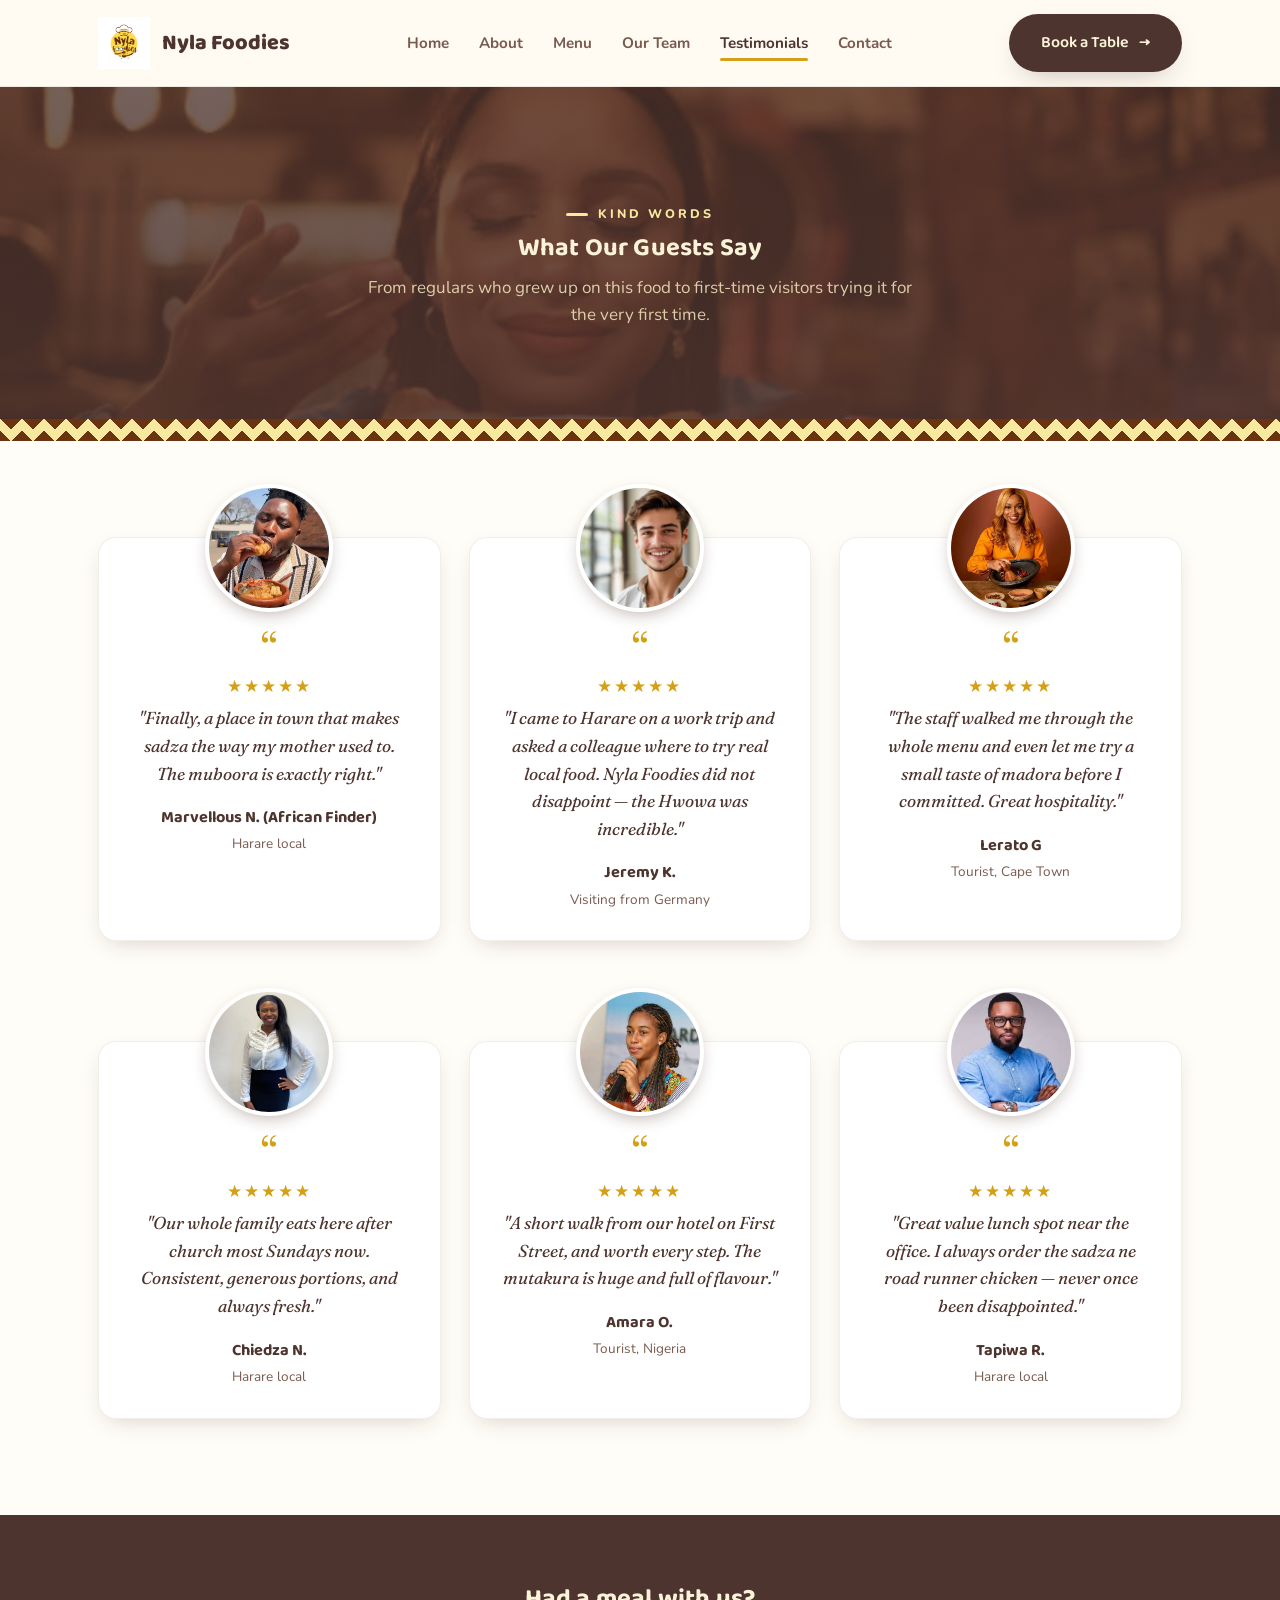
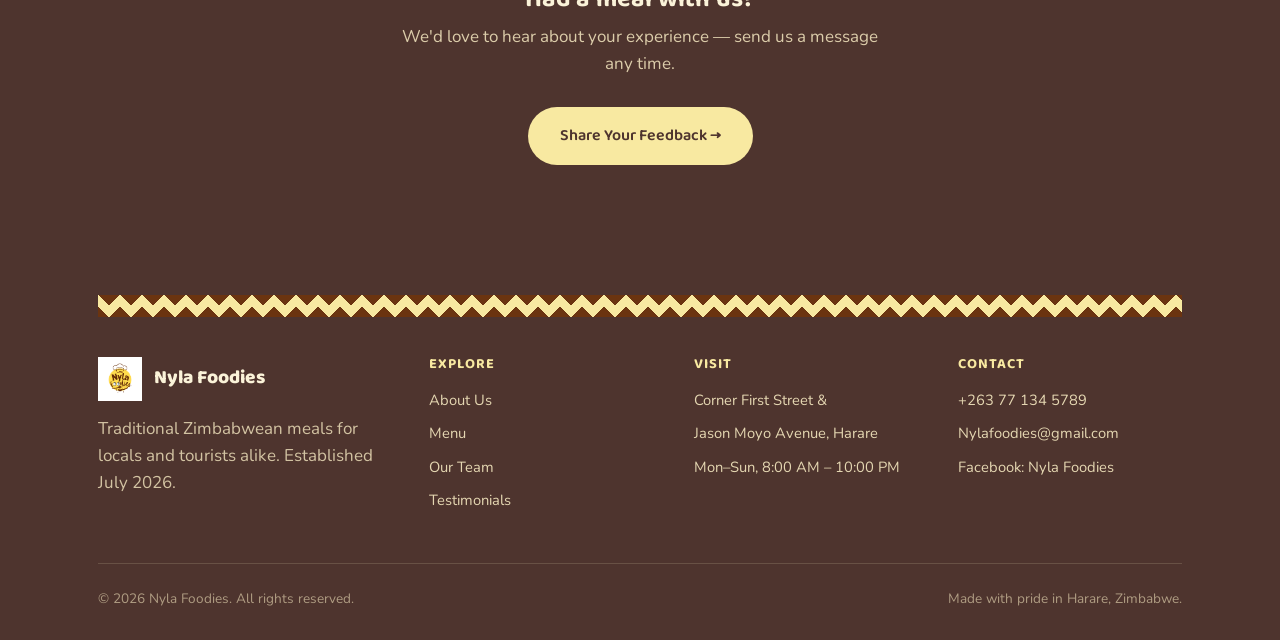
<file: testimonials.html>
<!DOCTYPE html>
<html lang="en">
<head>
<meta charset="UTF-8">
<meta name="viewport" content="width=device-width, initial-scale=1.0">
<title>Testimonials — Nyla Foodies</title>
<meta name="description" content="See what locals and tourists are saying about Nyla Foodies, Harare's home for traditional Zimbabwean meals.">
<link rel="icon" href="assets/logo.png">
<link rel="stylesheet" href="assets/style.css">
</head>
<body>

<header class="site-header">
  <nav class="nav-wrap">
    <a href="index.html" class="brand">
      <img src="assets/logo.png" alt="Nyla Foodies logo">
      <span>Nyla Foodies</span>
    </a>
    <ul class="nav-links">
      <li><a href="index.html">Home</a></li>
      <li><a href="about.html">About</a></li>
      <li><a href="menu.html">Menu</a></li>
      <li><a href="team.html">Our Team</a></li>
      <li><a href="testimonials.html">Testimonials</a></li>
      <li><a href="contact.html">Contact</a></li>
    </ul>
    <div class="nav-cta">
      <a href="contact.html" class="btn btn-primary"><span>Book a Table</span> →</a>
      <button class="nav-toggle" aria-label="Toggle menu">☰</button>
    </div>
  </nav>
</header>

<section class="page-hero page-hero-photo banner-testimonials">
  <div class="container">
    <span class="eyebrow">Kind Words</span>
    <h1>What Our Guests Say</h1>
    <p>From regulars who grew up on this food to first-time visitors trying it for the very first time.</p>
  </div>
</section>
<div class="chevron-band"></div>

<section>
  <div class="container">
    <div class="grid grid-3 testimonial-grid">
      <div class="testimonial-card reveal">
        <img class="testimonial-photo" src="assets/3.webp"alt="Photo of Panashe M.">
        <span class="quote-mark">&ldquo;</span>
        <div class="stars">★★★★★</div>
        <p class="testimonial-quote">"Finally, a place in town that makes sadza the way my mother used to. The muboora is exactly right."</p>
        <div class="testimonial-person">
          <strong>Marvellous N. (African Finder)</strong>
          <span>Harare local</span>
        </div>
      </div>
      <div class="testimonial-card reveal">
        <img class="testimonial-photo" src="assets/jonasi.jpg" alt="Photo of Jonas K.">
        <span class="quote-mark">&ldquo;</span>
        <div class="stars">★★★★★</div>
        <p class="testimonial-quote">"I came to Harare on a work trip and asked a colleague where to try real local food. Nyla Foodies did not disappoint — the Hwowa was incredible."</p>
        <div class="testimonial-person">
          <strong>Jeremy K.</strong>
          <span>Visiting from Germany</span>
        </div>
      </div>
      <div class="testimonial-card reveal">
        <img class="testimonial-photo" src="assets/lerato.jpg" alt="Photo of Sarah L.">
        <span class="quote-mark">&ldquo;</span>
        <div class="stars">★★★★★</div>
        <p class="testimonial-quote">"The staff walked me through the whole menu and even let me try a small taste of madora before I committed. Great hospitality."</p>
        <div class="testimonial-person">
          <strong>Lerato G</strong>
          <span>Tourist, Cape Town</span>
        </div>
      </div>
      <div class="testimonial-card reveal">
        <img class="testimonial-photo" src="assets/chiedza.jpg" alt="Photo of Chiedza N.">
        <span class="quote-mark">&ldquo;</span>
        <div class="stars">★★★★★</div>
        <p class="testimonial-quote">"Our whole family eats here after church most Sundays now. Consistent, generous portions, and always fresh."</p>
        <div class="testimonial-person">
          <strong>Chiedza N.</strong>
          <span>Harare local</span>
        </div>
      </div>
      <div class="testimonial-card reveal">
        <img class="testimonial-photo" src="assets/Amara.jpg" alt="Photo of Amara O.">
        <span class="quote-mark">&ldquo;</span>
        <div class="stars">★★★★★</div>
        <p class="testimonial-quote">"A short walk from our hotel on First Street, and worth every step. The mutakura is huge and full of flavour."</p>
        <div class="testimonial-person">
          <strong>Amara O.</strong>
          <span>Tourist, Nigeria</span>
        </div>
      </div>
      <div class="testimonial-card reveal">
        <img class="testimonial-photo" src="assets/Tapiwa.jpg" alt="Photo of Tapiwa R.">
        <span class="quote-mark">&ldquo;</span>
        <div class="stars">★★★★★</div>
        <p class="testimonial-quote">"Great value lunch spot near the office. I always order the sadza ne road runner chicken — never once been disappointed."</p>
        <div class="testimonial-person">
          <strong>Tapiwa R.</strong>
          <span>Harare local</span>
        </div>
      </div>
    </div>
  </div>
</section>

<section class="cta-band">
  <div class="container">
    <h2>Had a meal with us?</h2>
    <p>We'd love to hear about your experience — send us a message any time.</p>
    <a href="contact.html" class="btn btn-light">Share Your Feedback →</a>
  </div>
</section>

<footer class="site-footer">
  <div class="container">
    <div class="chevron-band" style="margin-bottom:40px;"></div>
    <div class="footer-grid">
      <div>
        <div class="footer-brand">
          <img src="assets/logo.png" alt="Nyla Foodies logo">
          <span>Nyla Foodies</span>
        </div>
        <p style="color:rgba(255,243,201,0.75);">Traditional Zimbabwean meals for locals and tourists alike. Established July 2026.</p>
      </div>
      <div>
        <h4>Explore</h4>
        <ul>
          <li><a href="about.html">About Us</a></li>
          <li><a href="menu.html">Menu</a></li>
          <li><a href="team.html">Our Team</a></li>
          <li><a href="testimonials.html">Testimonials</a></li>
        </ul>
      </div>
      <div>
        <h4>Visit</h4>
        <ul>
          <li>Corner First Street &amp;</li>
          <li>Jason Moyo Avenue, Harare</li>
          <li style="margin-top:6px;">Mon–Sun, 8:00 AM – 10:00 PM</li>
        </ul>
      </div>
      <div>
        <h4>Contact</h4>
        <ul>
          <li><a href="tel:+263771345789">+263 77 134 5789</a></li>
          <li><a href="mailto:Nylafoodies@gmail.com">Nylafoodies@gmail.com</a></li>
          <li><a href="https://facebook.com" target="_blank" rel="noopener">Facebook: Nyla Foodies</a></li>
        </ul>
      </div>
    </div>
    <div class="footer-bottom">
      <span>© 2026 Nyla Foodies. All rights reserved.</span>
      <span>Made with pride in Harare, Zimbabwe.</span>
    </div>
  </div>
</footer>

<script src="assets/main.js"></script>
</body>
</html>
</file>
<file: assets/style.css>
/* ============================================================
   NYLA FOODIES — Design tokens
   Palette drawn from the logo: dark brown ink + light yellow sun
   Signature motif: chevron "basket weave" band, referencing
   Zimbabwean woven baskets & Great Zimbabwe stone chevron carving
   ============================================================ */

@import url('https://fonts.googleapis.com/css2?family=Baloo+2:wght@500;600;700;800&family=Fraunces:ital,opsz,wght@0,9..144,500;0,9..144,600;1,9..144,500&family=Nunito:ital,wght@0,400;0,600;0,700;0,800;1,600&display=swap');

:root{
  --brown-ink:   #4E342E;   /* primary — dark brown */
  --brown:       #6B3410;   /* logo line brown, used for rules/borders */
  --brown-soft:  #7A5A4F;   /* secondary text on light */
  --clay:        #D4A017;   /* accent — warm gold */
  --yellow:      #F8E9A1;   /* secondary — light yellow */
  --yellow-deep: #D4A017;
  --yellow-pale: #FBF3D9;
  --cream:       #FFFDF7;   /* background — cream/off-white */
  --white:       #FFFFFF;

  --font-display: "Baloo 2", "Fraunces", sans-serif;
  --font-serif:   "Fraunces", serif;
  --font-body:    "Nunito", sans-serif;

  --radius-lg: 28px;
  --radius-md: 18px;
  --radius-sm: 10px;

  --shadow-soft: 0 12px 30px -14px rgba(59,30,15,0.35);
  --shadow-card: 0 8px 24px -10px rgba(59,30,15,0.25);

  --container: 1140px;
}

*{ box-sizing: border-box; }
html{ scroll-behavior: smooth; }

body{
  margin:0;
  background: var(--cream);
  color: var(--brown-ink);
  font-family: var(--font-body);
  font-size: 17px;
  line-height: 1.6;
  -webkit-font-smoothing: antialiased;
}

img{ max-width:100%; display:block; }

a{ color: inherit; text-decoration: none; }

h1,h2,h3,h4{
  font-family: var(--font-display);
  color: var(--brown-ink);
  line-height: 1.1;
  margin: 0 0 0.4em;
  letter-spacing: 0.2px;
}

.eyebrow{
  font-family: var(--font-body);
  font-weight: 800;
  letter-spacing: 3px;
  text-transform: uppercase;
  font-size: 0.78rem;
  color: var(--clay);
  display:inline-flex;
  align-items:center;
  gap:10px;
}
.eyebrow::before{
  content:"";
  width: 22px;
  height: 3px;
  background: var(--clay);
  border-radius:2px;
  display:inline-block;
}

p{ margin: 0 0 1em; color: var(--brown-soft); }

.container{
  max-width: var(--container);
  margin: 0 auto;
  padding: 0 28px;
}

section{ padding: 96px 0; }
@media (max-width: 720px){ section{ padding: 64px 0; } }

/* ---------------- Buttons ---------------- */
.btn{
  display:inline-flex;
  align-items:center;
  gap:10px;
  padding: 14px 30px;
  border-radius: 999px;
  font-family: var(--font-display);
  font-weight: 600;
  font-size: 1rem;
  border: 2px solid transparent;
  cursor:pointer;
  transition: transform .18s ease, box-shadow .18s ease, background .18s ease, color .18s ease;
}
.btn-primary{
  background: var(--brown-ink);
  color: var(--yellow-pale);
  box-shadow: var(--shadow-soft);
}
.btn-primary:hover{ transform: translateY(-3px); background: var(--brown); }
.btn-outline{
  background: transparent;
  border-color: var(--brown-ink);
  color: var(--brown-ink);
}
.btn-outline:hover{ background: var(--brown-ink); color: var(--yellow-pale); }
.btn-light{
  background: var(--yellow);
  color: var(--brown-ink);
}
.btn-light:hover{ transform: translateY(-3px); background: var(--yellow-deep); }

/* ---------------- Chevron / basket-weave motif ----------------
   This is the site's signature device: a repeating chevron band
   evoking woven basket rims & Great Zimbabwe stone chevron courses.
   Used as section dividers and decorative rules throughout. */
.chevron-band{
  height: 22px;
  width: 100%;
  background-image: linear-gradient(135deg, var(--brown) 25%, transparent 25%),
                     linear-gradient(225deg, var(--brown) 25%, transparent 25%),
                     linear-gradient(45deg, var(--brown) 25%, transparent 25%),
                     linear-gradient(315deg, var(--brown) 25%, transparent 25%);
  background-position: 11px 0, 11px 0, 0 0, 0 0;
  background-size: 22px 22px;
  background-repeat: repeat-x;
  background-color: var(--yellow);
}
.chevron-band.flip{ transform: scaleY(-1); }

/* ---------------- Header / Nav ---------------- */
.site-header{
  position: sticky;
  top:0;
  z-index: 100;
  background: rgba(255,251,241,0.92);
  backdrop-filter: blur(8px);
  border-bottom: 1px solid rgba(59,30,15,0.08);
}
.nav-wrap{
  max-width: var(--container);
  margin:0 auto;
  padding: 14px 28px;
  display:flex;
  align-items:center;
  justify-content:space-between;
  gap: 20px;
}
.brand{
  display:flex;
  align-items:center;
  gap:12px;
  font-family: var(--font-display);
  font-weight: 800;
  font-size: 1.35rem;
  color: var(--brown-ink);
}
.brand img{ height: 52px; width:auto; }

.nav-links{
  display:flex;
  align-items:center;
  gap: 30px;
  list-style:none;
  margin:0; padding:0;
}
.nav-links a{
  font-weight: 700;
  font-size: 0.95rem;
  color: var(--brown-soft);
  position:relative;
  padding: 6px 0;
  transition: color .15s ease;
}
.nav-links a:hover, .nav-links a.active{ color: var(--brown-ink); }
.nav-links a.active::after{
  content:"";
  position:absolute;
  left:0; right:0; bottom:-2px;
  height:3px;
  background: var(--clay);
  border-radius: 3px;
}
.nav-cta{ display:flex; align-items:center; gap:14px; }
.nav-toggle{
  display:none;
  background:none; border:none;
  font-size: 1.6rem;
  color: var(--brown-ink);
  cursor:pointer;
}

@media (max-width: 880px){
  .nav-links{
    position:absolute;
    top:100%; left:0; right:0;
    background: var(--cream);
    flex-direction:column;
    align-items:flex-start;
    padding: 20px 28px 28px;
    gap: 18px;
    box-shadow: var(--shadow-card);
    display:none;
  }
  .nav-links.open{ display:flex; }
  .nav-toggle{ display:block; }
  .nav-cta .btn span{ display:none; }
}

/* ---------------- Hero ---------------- */
.hero{
  position:relative;
  overflow:hidden;
  background-image:
    linear-gradient(100deg, var(--cream) 0%, var(--cream) 38%, rgba(255,253,247,0.88) 48%, rgba(255,253,247,0.35) 62%, rgba(255,253,247,0.05) 78%),
    url('backgrounds/home-hero.jpg');
  background-size: cover;
  background-position: center;
  padding: 72px 0 0;
}
.hero-grid{
  max-width: var(--container);
  margin: 0 auto;
  padding: 40px 28px 90px;
  display:grid;
  grid-template-columns: 1.1fr 0.9fr;
  gap: 50px;
  align-items:center;
}
@media (max-width: 900px){
  .hero-grid{ grid-template-columns: 1fr; padding-bottom: 60px; }
  .hero{
    background-image:
      linear-gradient(180deg, rgba(255,253,247,0.94) 0%, rgba(255,253,247,0.94) 55%, rgba(255,253,247,0.55) 100%),
      url('backgrounds/home-hero.jpg');
  }
}

.hero h1{
  font-size: clamp(2.4rem, 5vw, 4rem);
  margin-bottom: 0.3em;
}
.hero h1 em{
  font-style: normal;
  color: var(--clay);
  position: relative;
}
.hero-sub{ font-size: 1.15rem; max-width: 46ch; }
.hero-actions{ display:flex; gap:16px; flex-wrap:wrap; margin-top: 30px; }

.hero-badge-row{
  display:flex;
  gap: 28px;
  margin-top: 44px;
  flex-wrap:wrap;
}
.hero-badge{ display:flex; flex-direction:column; }
.hero-badge b{ font-family: var(--font-display); font-size:1.3rem; color: var(--brown-ink);}
.hero-badge span{ font-size:0.85rem; color: var(--brown-soft); font-weight:700; }

.hero-visual{
  position:relative;
  aspect-ratio: 1/1;
  border-radius: 50%;
  background: var(--yellow);
  display:flex;
  align-items:center;
  justify-content:center;
  box-shadow: var(--shadow-soft);
}
.hero-visual img{ width: 72%; }
.hero-visual::after{
  content:"";
  position:absolute;
  inset: -14px;
  border-radius:50%;
  border: 3px dashed rgba(59,30,15,0.25);
  animation: spin 40s linear infinite;
}
@media (prefers-reduced-motion: reduce){ .hero-visual::after{ animation:none; } }
@keyframes spin{ to{ transform: rotate(360deg); } }

/* ---------------- Page hero (interior pages) ---------------- */
.page-hero{
  background: var(--brown-ink);
  color: var(--yellow-pale);
  padding: 70px 0 56px;
  text-align:center;
}
.page-hero .eyebrow{ color: var(--yellow); justify-content:center; }
.page-hero .eyebrow::before{ background: var(--yellow); }
.page-hero h1{ color: var(--yellow-pale); margin-top: 10px; }
.page-hero p{ color: rgba(255,243,201,0.8); max-width: 56ch; margin: 12px auto 0; }

.page-hero-photo{
  background-size: cover;
  background-position: center 35%;
  padding: 110px 0 90px;
}
.banner-about{
  background-image:
    linear-gradient(180deg, rgba(78,52,46,0.78) 0%, rgba(78,52,46,0.88) 100%),
    url('backgrounds/about-banner.jpg');
}
.banner-menu{
  background-image:
    linear-gradient(180deg, rgba(78,52,46,0.78) 0%, rgba(78,52,46,0.88) 100%),
    url('backgrounds/menu-banner.jpg');
}
.banner-team{
  background-image:
    linear-gradient(180deg, rgba(78,52,46,0.78) 0%, rgba(78,52,46,0.88) 100%),
    url('backgrounds/team-banner.jpg');
}
.banner-testimonials{
  background-image:
    linear-gradient(180deg, rgba(78,52,46,0.78) 0%, rgba(78,52,46,0.88) 100%),
    url('backgrounds/testimonials-banner.jpg');
}
.banner-contact{
  background-image:
    linear-gradient(180deg, rgba(78,52,46,0.78) 0%, rgba(78,52,46,0.88) 100%),
    url('backgrounds/contact-banner.jpg');
}

/* ---------------- Cards / grids ---------------- */
.grid{ display:grid; gap: 28px; }
.grid-3{ grid-template-columns: repeat(3, 1fr); }
.grid-2{ grid-template-columns: repeat(2, 1fr); }
.testimonial-grid{ row-gap: 100px; }
@media (max-width: 900px){ .grid-3{ grid-template-columns: 1fr 1fr; } }
@media (max-width: 620px){ .grid-3, .grid-2{ grid-template-columns: 1fr; } }
@media (max-width: 480px){ .menu-item-photo{ width: 84px; height: 84px; } }

.card{
  background: var(--white);
  border-radius: var(--radius-md);
  padding: 30px;
  box-shadow: var(--shadow-card);
  transition: transform .2s ease, box-shadow .2s ease;
}
.card:hover{ transform: translateY(-6px); box-shadow: 0 18px 34px -14px rgba(59,30,15,0.32); }

/* ---------------- Photo-topped card (Featured Traditional Meals) ---------------- */
.featured-card{
  background: var(--white);
  border-radius: var(--radius-md);
  box-shadow: var(--shadow-card);
  overflow: hidden;
  transition: transform .2s ease, box-shadow .2s ease;
}
.featured-card:hover{ transform: translateY(-6px); box-shadow: 0 18px 34px -14px rgba(59,30,15,0.32); }
.featured-card-photo{
  width: 100%;
  height: 200px;
  object-fit: cover;
  display: block;
}
.featured-card-body{ padding: 26px 30px 30px; }

.section-head{ max-width: 640px; margin-bottom: 50px; }
.section-head.center{ margin-left:auto; margin-right:auto; text-align:center; }

/* ---------------- Menu page ---------------- */
.menu-tabs{
  display:flex;
  flex-wrap:wrap;
  gap: 12px;
  margin-bottom: 44px;
}
.menu-tab{
  padding: 10px 22px;
  border-radius: 999px;
  background: var(--white);
  font-weight: 800;
  font-family: var(--font-display);
  font-size: 0.92rem;
  border: 2px solid transparent;
  cursor: pointer;
  color: var(--brown-soft);
  box-shadow: var(--shadow-card);
}
.menu-tab.active{ background: var(--brown-ink); color: var(--yellow-pale); }

.menu-category{ display:none; }
.menu-category.active{ display:block; animation: fadeUp .4s ease; }
@keyframes fadeUp{ from{ opacity:0; transform: translateY(10px);} to{opacity:1; transform:none;} }

.menu-item{
  display:flex;
  justify-content:space-between;
  gap: 20px;
  padding: 22px 0;
  border-bottom: 1px dashed rgba(59,30,15,0.2);
}
.menu-item-row{ display:flex; gap:18px; flex:1; align-items:center; }
.menu-item-photo{
  width: 130px; height:130px;
  border-radius: 50%;
  object-fit: cover;
  flex: none;
  box-shadow: var(--shadow-card);
  border: 3px solid var(--yellow-pale);
}
.menu-item:last-child{ border-bottom:none; }
.menu-item-name{ font-family: var(--font-display); font-size:1.15rem; color: var(--brown-ink); }
.menu-item-tag{
  font-size: 0.7rem;
  font-weight:800;
  color: var(--clay);
  text-transform:uppercase;
  letter-spacing: 1px;
  margin-left: 10px;
}
.menu-item-desc{ font-size: 0.92rem; margin: 4px 0 0; max-width: 52ch;}
.menu-item-price{
  font-family: var(--font-display);
  font-size: 1.15rem;
  color: var(--clay);
  white-space:nowrap;
}

/* ---------------- Menu category icon badges ---------------- */
.category-icon{
  width: 64px;
  height: 64px;
  border-radius: 18px;
  background: var(--yellow);
  display:flex;
  align-items:center;
  justify-content:center;
  margin-bottom: 16px;
  flex: none;
}
.category-icon svg{ width: 34px; height: 34px; }

.category-head{
  display:flex;
  align-items:center;
  gap: 18px;
  margin-bottom: 28px;
}
.category-head .category-icon{ margin-bottom:0; }

/* ---------------- Testimonials (photo-top card) ---------------- */
.testimonial-card{
  background: var(--white);
  border-radius: var(--radius-md);
  padding: 40px 30px 30px;
  box-shadow: var(--shadow-card);
  position:relative;
  text-align:center;
  border: 1px solid rgba(78,52,46,0.08);
}
.testimonial-photo{
  width: 128px; height: 128px;
  border-radius: 50%;
  object-fit: cover;
  border: 4px solid var(--white);
  box-shadow: 0 6px 18px -6px rgba(59,30,15,0.4);
  margin: -94px auto 16px;
  display:block;
  background: var(--yellow-pale);
}
.quote-mark{
  font-family: var(--font-serif);
  font-size: 2.6rem;
  line-height:1;
  color: var(--clay);
  display:block;
  margin-bottom: 4px;
}
.testimonial-quote{
  font-family: var(--font-serif);
  font-style: italic;
  font-size: 1.08rem;
  color: var(--brown-ink);
  margin-bottom: 18px;
}
.testimonial-person{ display:flex; flex-direction:column; align-items:center; gap:2px; }
.testimonial-person strong{ font-family: var(--font-display); color: var(--brown-ink); font-size:1.02rem; }
.testimonial-person span{ font-size: 0.85rem; color: var(--brown-soft); }
.stars{ color: var(--clay); letter-spacing: 2px; margin-bottom: 4px; justify-content:center; display:flex; }


/* ---------------- Team ---------------- */
.team-card{ text-align:center; }
.team-photo{
  width: 100%;
  aspect-ratio: 1/1;
  border-radius: var(--radius-md);
  background: var(--yellow-pale);
  display:block;
  object-fit: cover;
  margin-bottom: 20px;
  overflow:hidden;
}
.team-role{
  color: var(--clay);
  font-weight:800;
  font-size: 0.85rem;
  text-transform: uppercase;
  letter-spacing: 1px;
  margin-bottom: 10px;
}

/* ---------------- Contact ---------------- */
.contact-grid{
  display:grid;
  grid-template-columns: 0.9fr 1.1fr;
  gap: 50px;
  align-items:flex-start;
}
@media (max-width: 880px){ .contact-grid{ grid-template-columns: 1fr; } }

.contact-info-item{
  display:flex;
  gap: 16px;
  align-items:flex-start;
  margin-bottom: 26px;
}
.contact-icon{
  width: 46px; height:46px; flex:none;
  border-radius: 12px;
  background: var(--yellow);
  display:flex; align-items:center; justify-content:center;
  font-size: 1.2rem;
}
.contact-info-item h4{ margin-bottom:4px; font-size:1.05rem; }

form.contact-form{
  background: var(--white);
  padding: 36px;
  border-radius: var(--radius-md);
  box-shadow: var(--shadow-card);
  display:grid;
  gap: 18px;
}
form.contact-form .row-2{ display:grid; grid-template-columns: 1fr 1fr; gap: 18px; }
@media (max-width: 560px){ form.contact-form .row-2{ grid-template-columns: 1fr; } }

.field label{
  display:block;
  font-weight:800;
  font-size: 0.85rem;
  margin-bottom: 6px;
  color: var(--brown-ink);
}
.field input, .field textarea{
  width:100%;
  padding: 12px 16px;
  border-radius: 10px;
  border: 1.5px solid rgba(59,30,15,0.18);
  font-family: var(--font-body);
  font-size: 0.98rem;
  background: var(--cream);
  color: var(--brown-ink);
  transition: border-color .15s ease;
}
.field input:focus, .field textarea:focus{
  outline: none;
  border-color: var(--clay);
}
.map-embed{
  border-radius: var(--radius-md);
  overflow:hidden;
  box-shadow: var(--shadow-card);
  margin-top: 30px;
  border: none;
}
.map-embed iframe{ width:100%; height: 320px; border:0; display:block; }

/* ---------------- CTA band ---------------- */
.cta-band{
  background: var(--brown-ink);
  color: var(--yellow-pale);
  text-align:center;
  padding: 70px 0;
}
.cta-band h2{ color: var(--yellow-pale); }
.cta-band p{ color: rgba(255,243,201,0.8); max-width: 50ch; margin: 0 auto 30px; }

/* ---------------- Footer ---------------- */
footer.site-footer{
  background: var(--brown-ink);
  color: rgba(255,243,201,0.85);
  padding: 60px 0 30px;
}
.footer-grid{
  display:grid;
  grid-template-columns: 1.3fr 1fr 1fr 1fr;
  gap: 40px;
  margin-bottom: 40px;
}
@media (max-width: 780px){ .footer-grid{ grid-template-columns: 1fr 1fr; } }
@media (max-width: 480px){ .footer-grid{ grid-template-columns: 1fr; } }

.footer-brand{ display:flex; align-items:center; gap:12px; margin-bottom:14px; }
.footer-brand img{ height:44px; }
.footer-brand span{ font-family: var(--font-display); font-weight:800; color: var(--yellow-pale); font-size:1.2rem;}
footer h4{ color: var(--yellow); font-size: 0.9rem; text-transform:uppercase; letter-spacing:1px; margin-bottom: 16px; }
footer ul{ list-style:none; margin:0; padding:0; }
footer li{ margin-bottom: 10px; font-size: 0.92rem; }
footer a:hover{ color: var(--yellow); }
.footer-bottom{
  border-top: 1px solid rgba(255,243,201,0.15);
  padding-top: 24px;
  display:flex;
  justify-content:space-between;
  flex-wrap:wrap;
  gap: 10px;
  font-size: 0.85rem;
  color: rgba(255,243,201,0.55);
}

/* ---------------- Reveal on scroll ---------------- */
.reveal{ opacity:0; transform: translateY(18px); transition: opacity .6s ease, transform .6s ease; }
.reveal.in{ opacity:1; transform:none; }

/* ---------------- Focus visibility ---------------- */
a:focus-visible, button:focus-visible, input:focus-visible, textarea:focus-visible{
  outline: 3px solid var(--clay);
  outline-offset: 2px;
}
</file>
